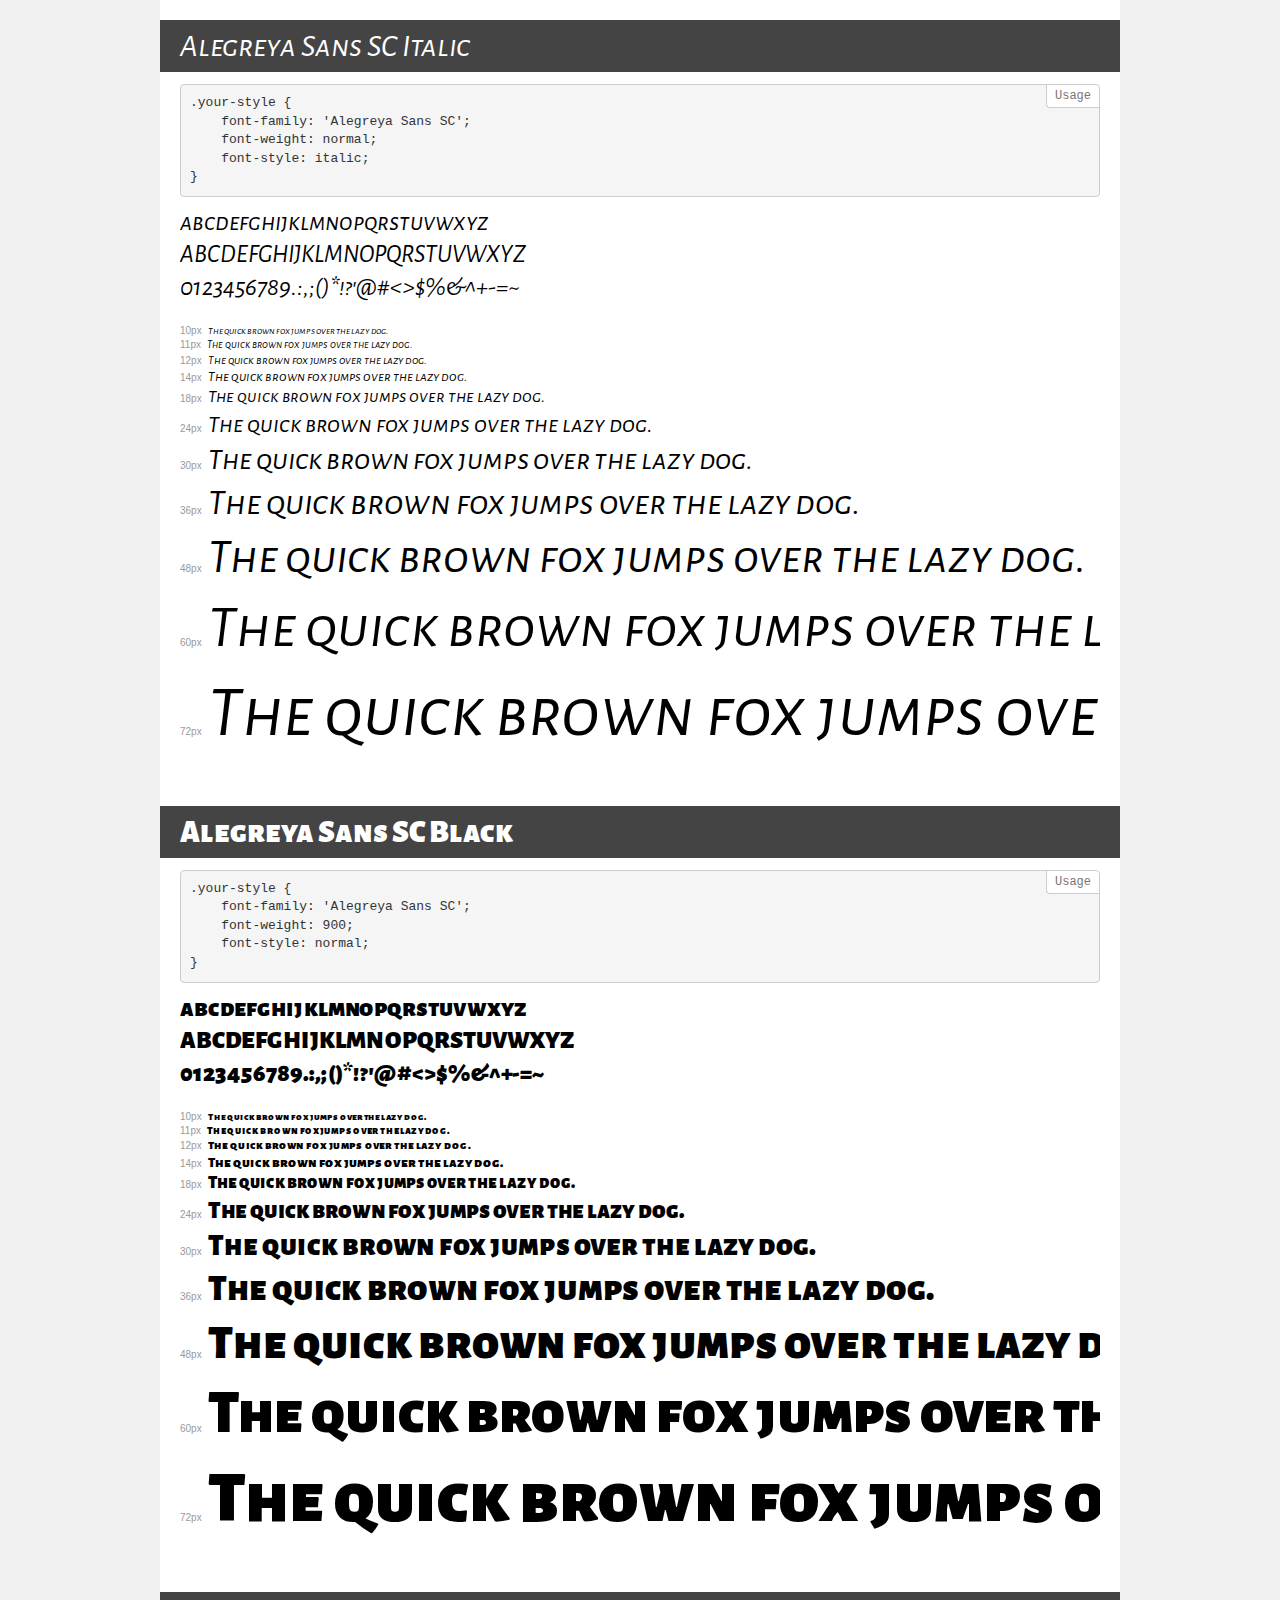
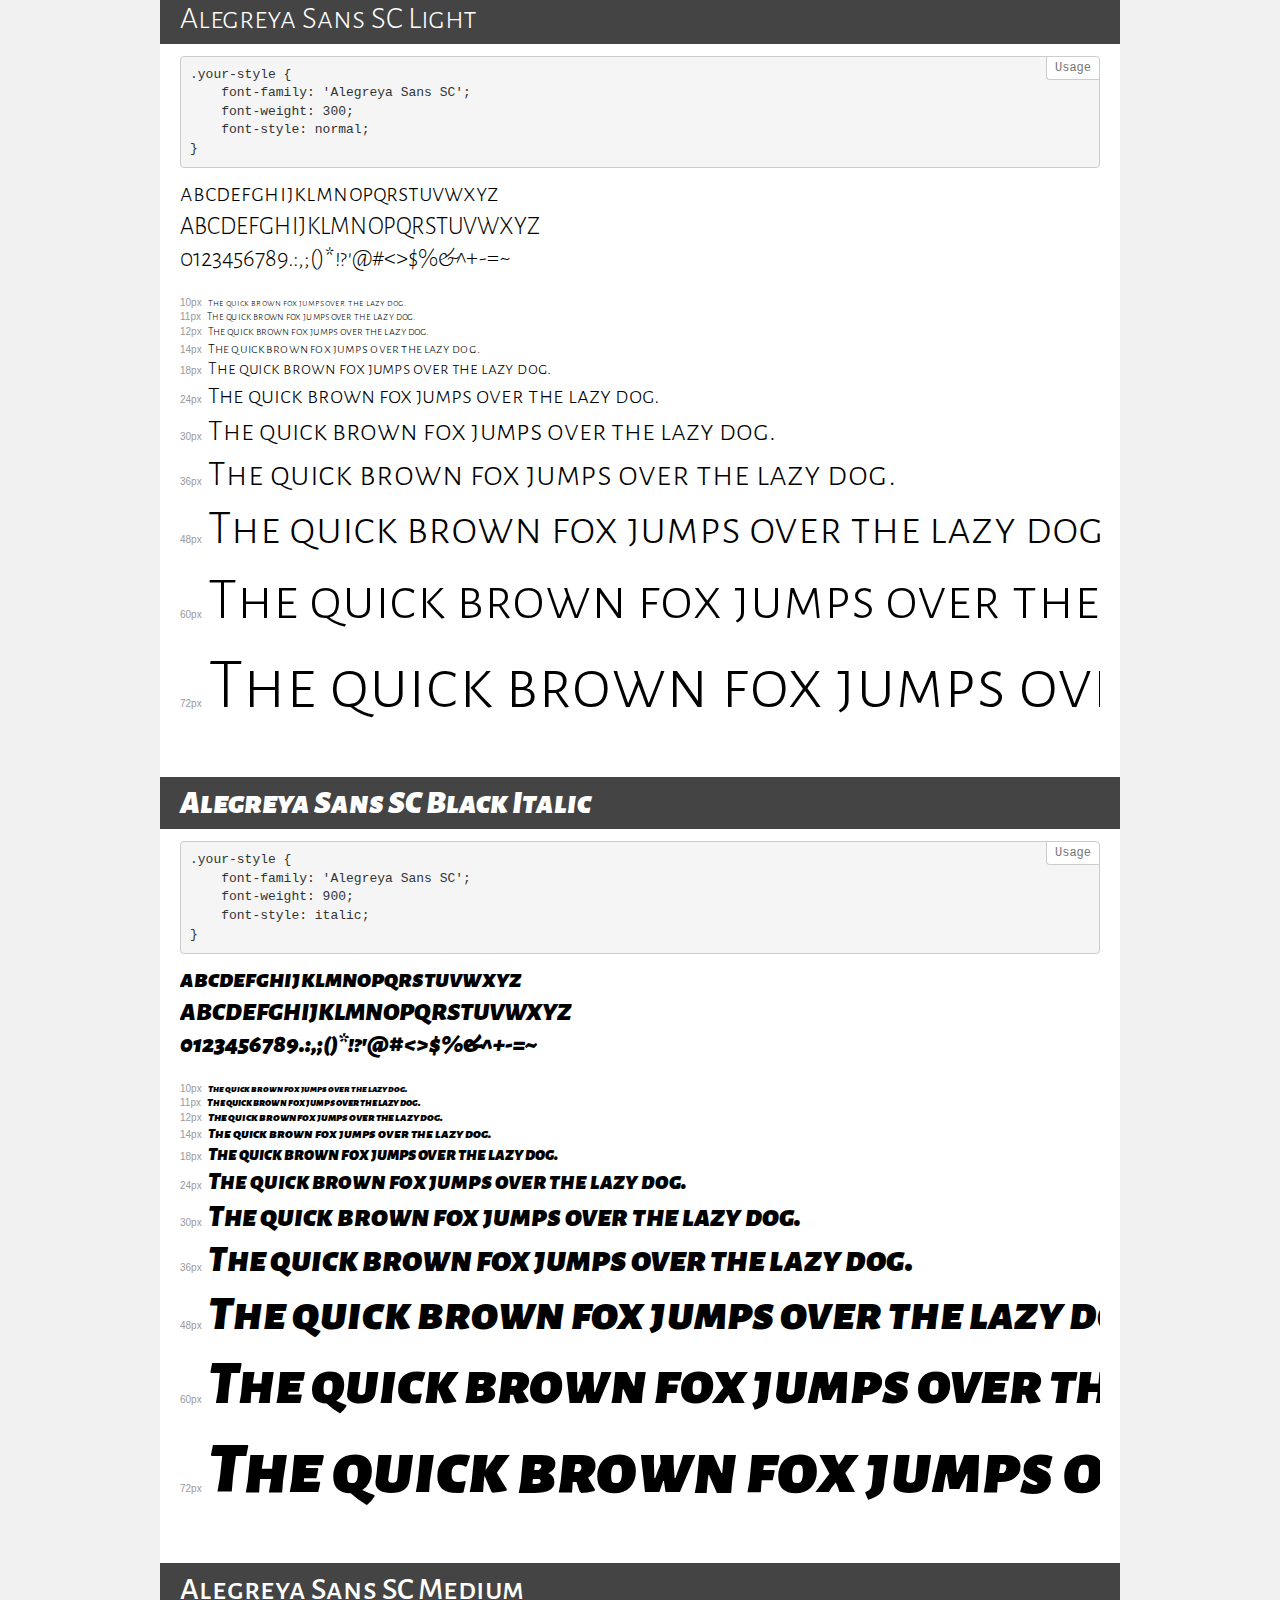
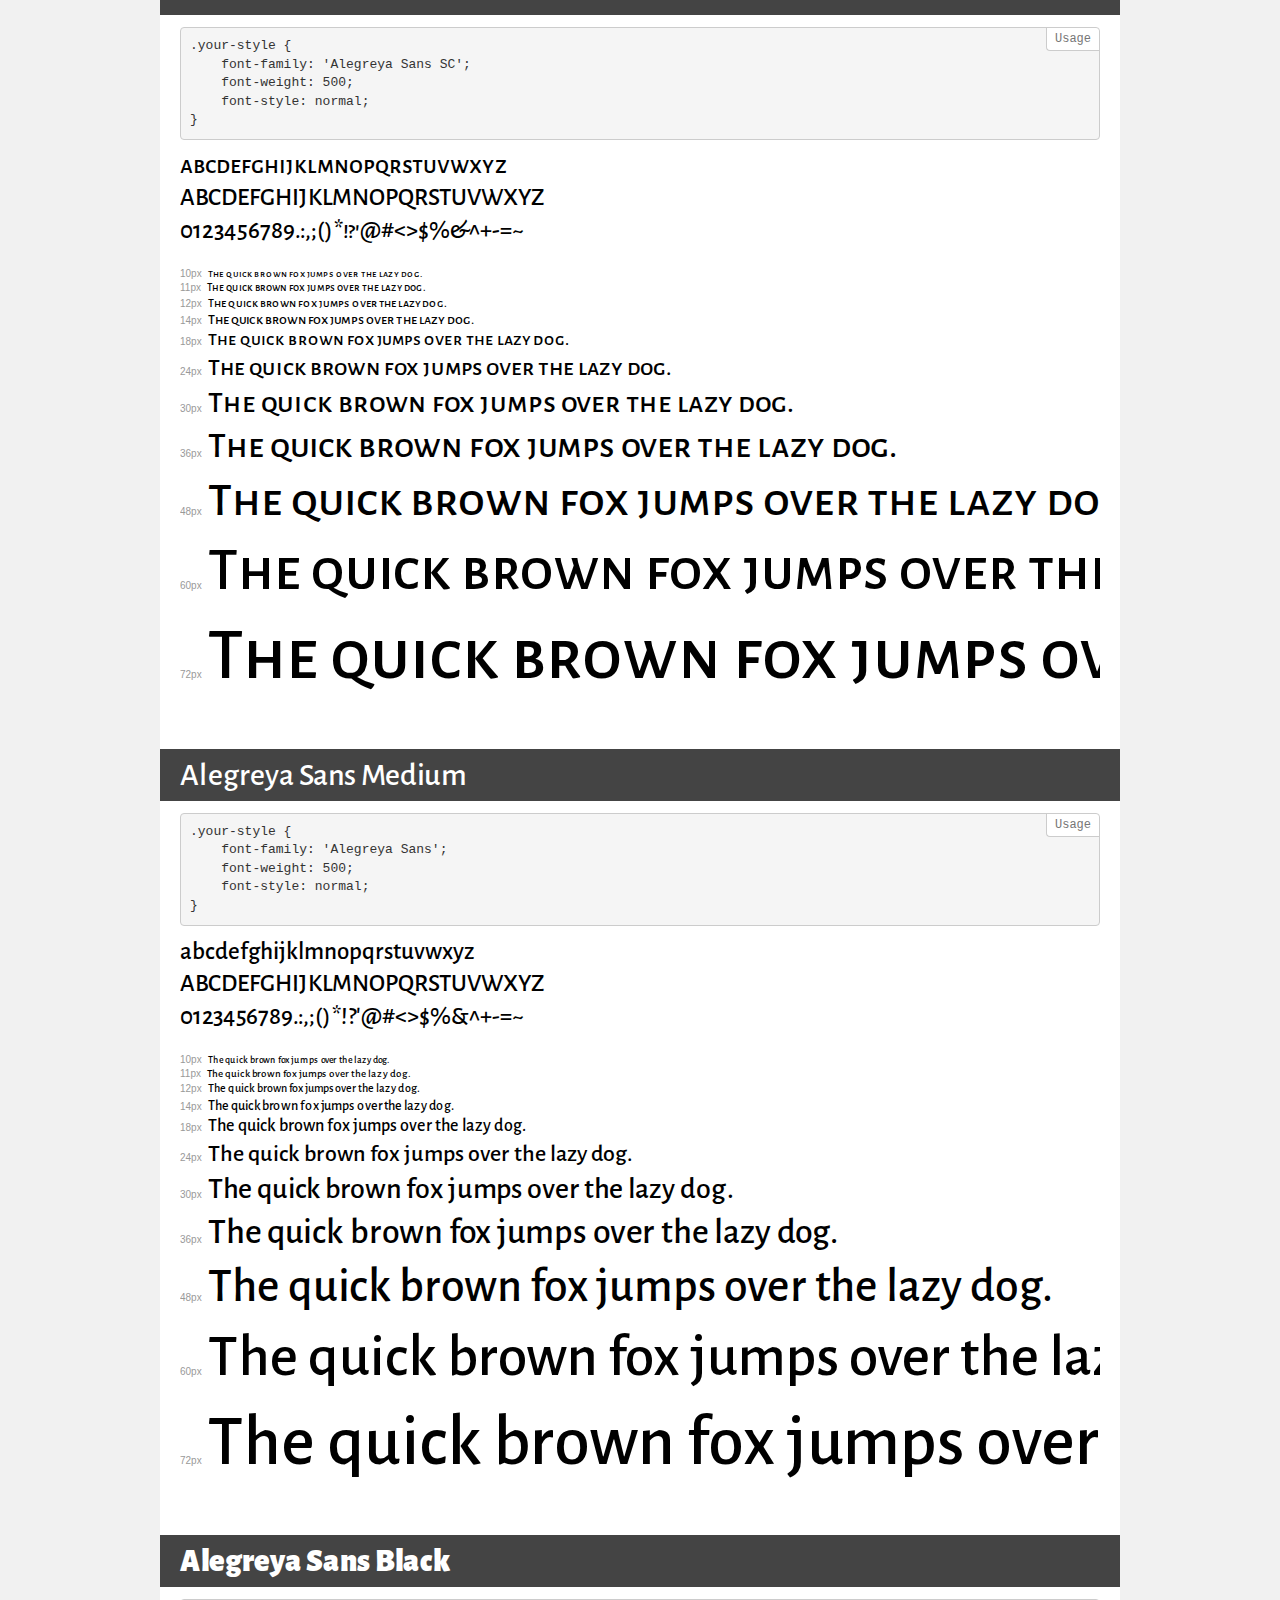
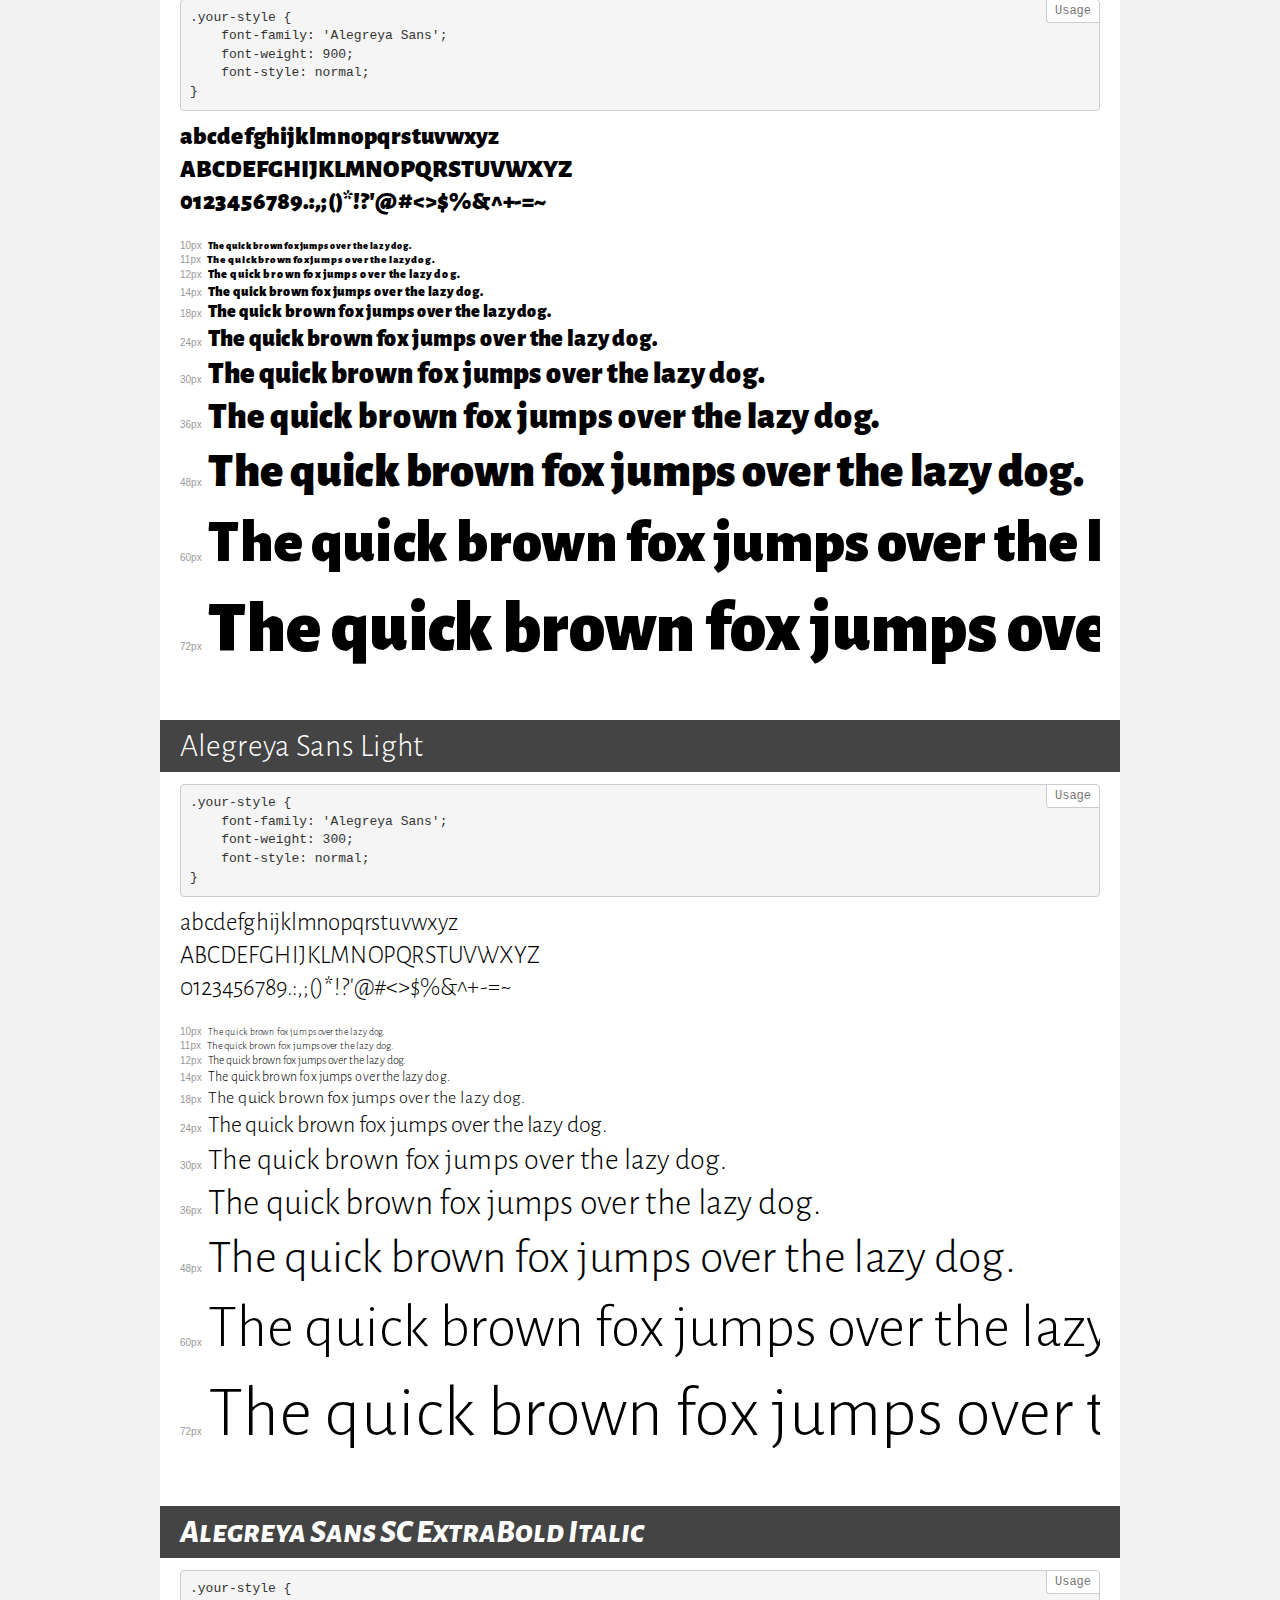
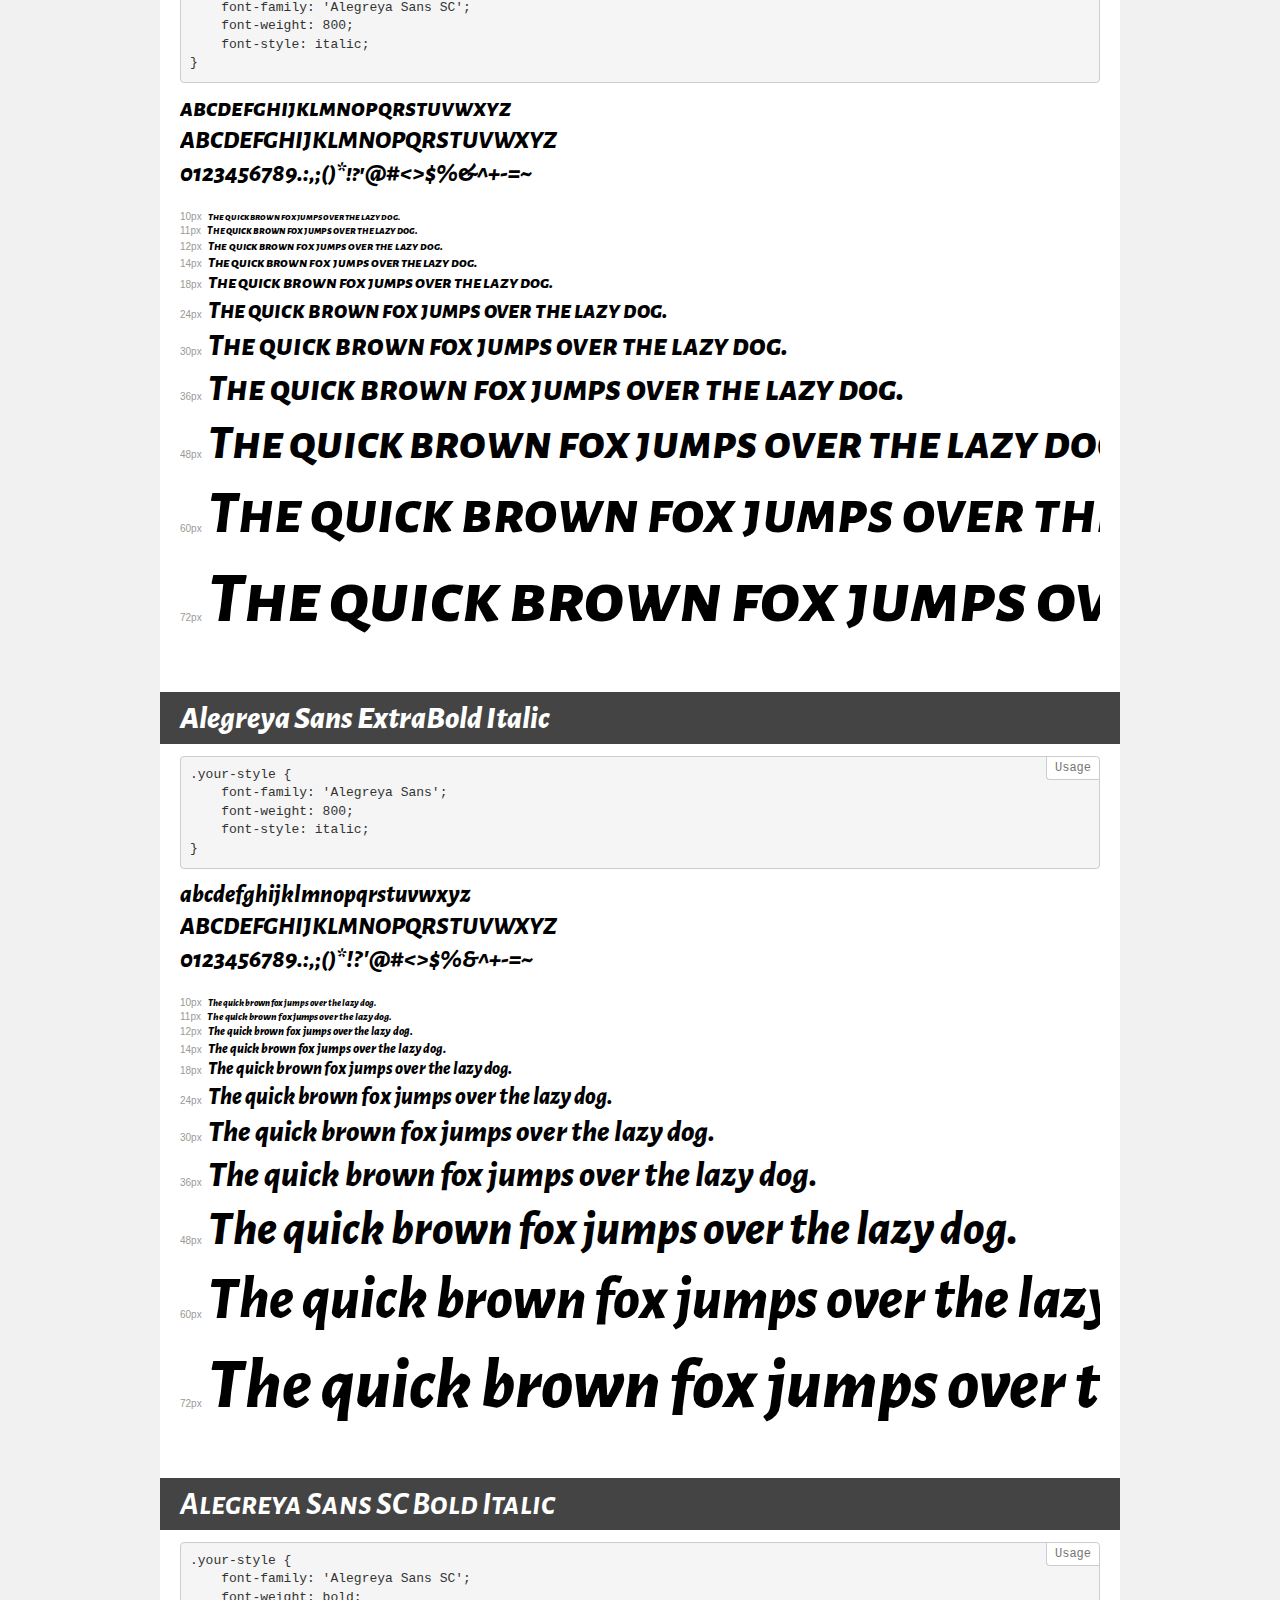
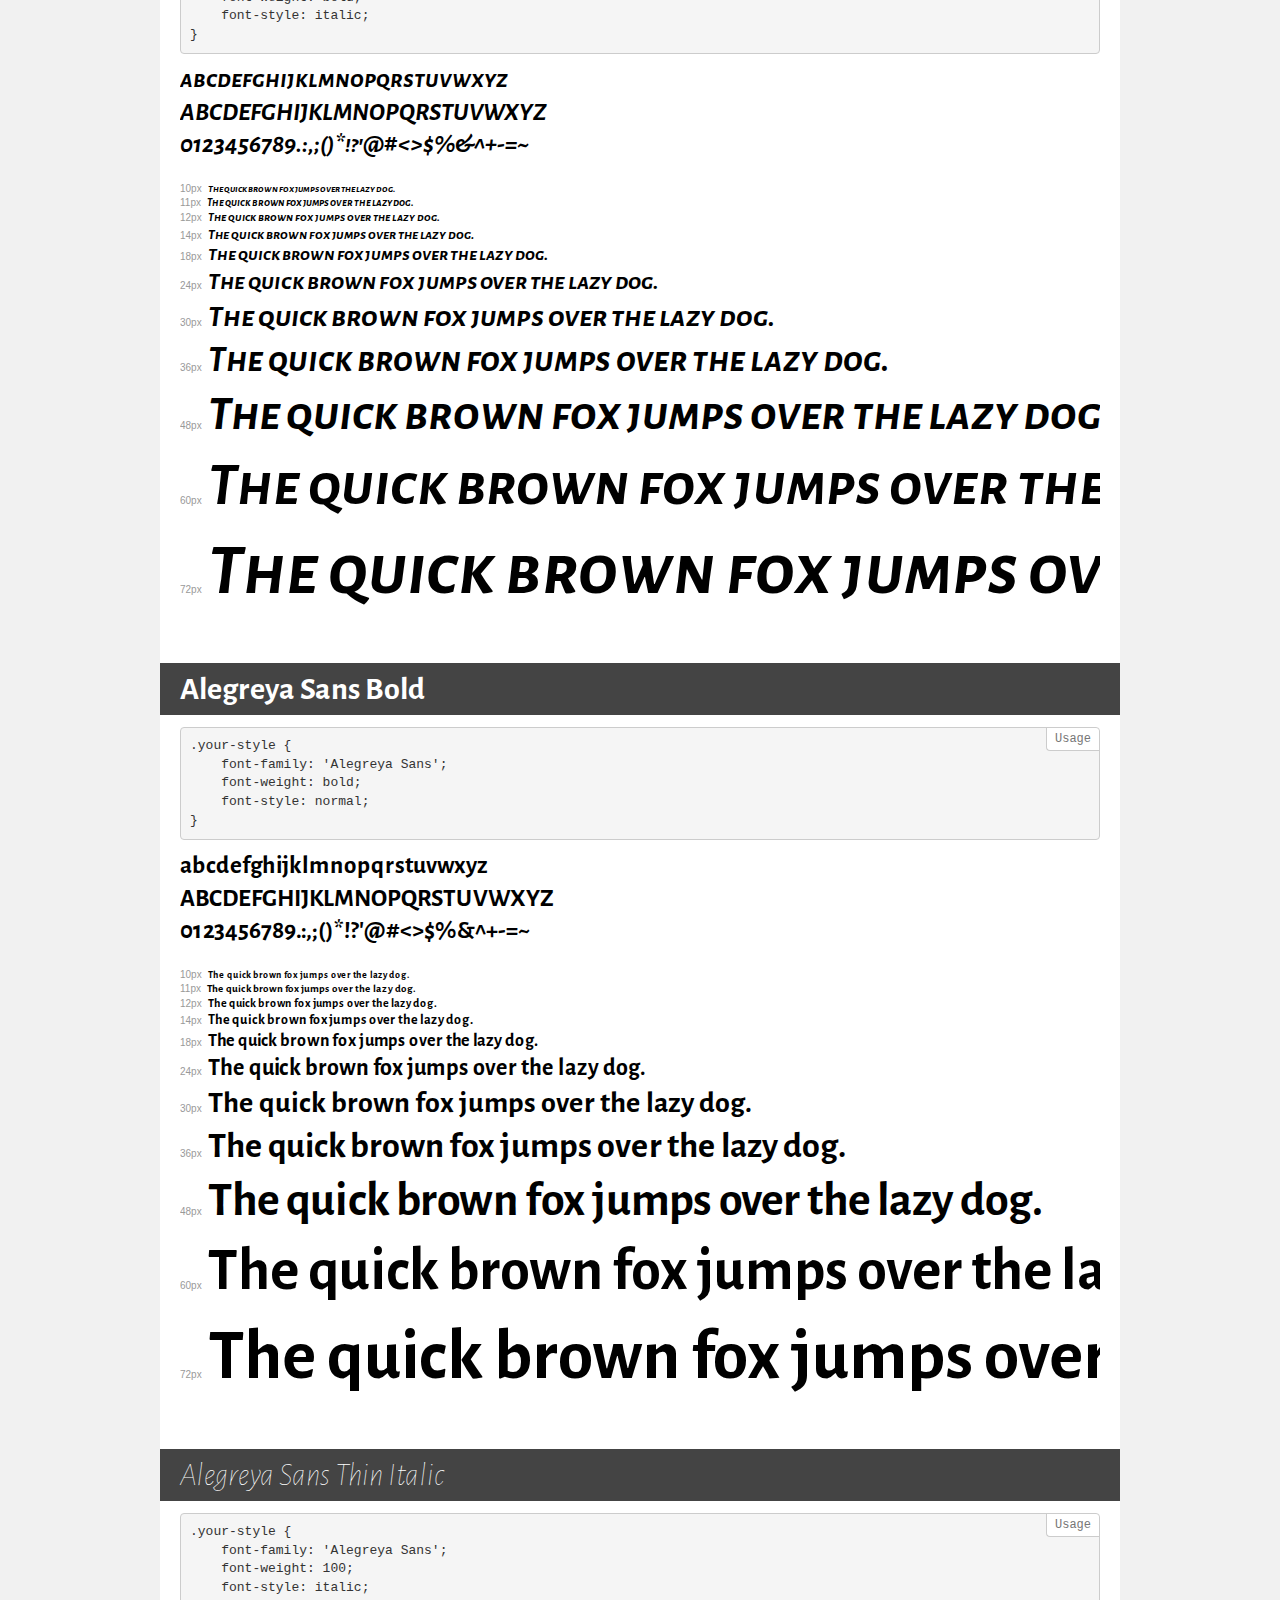
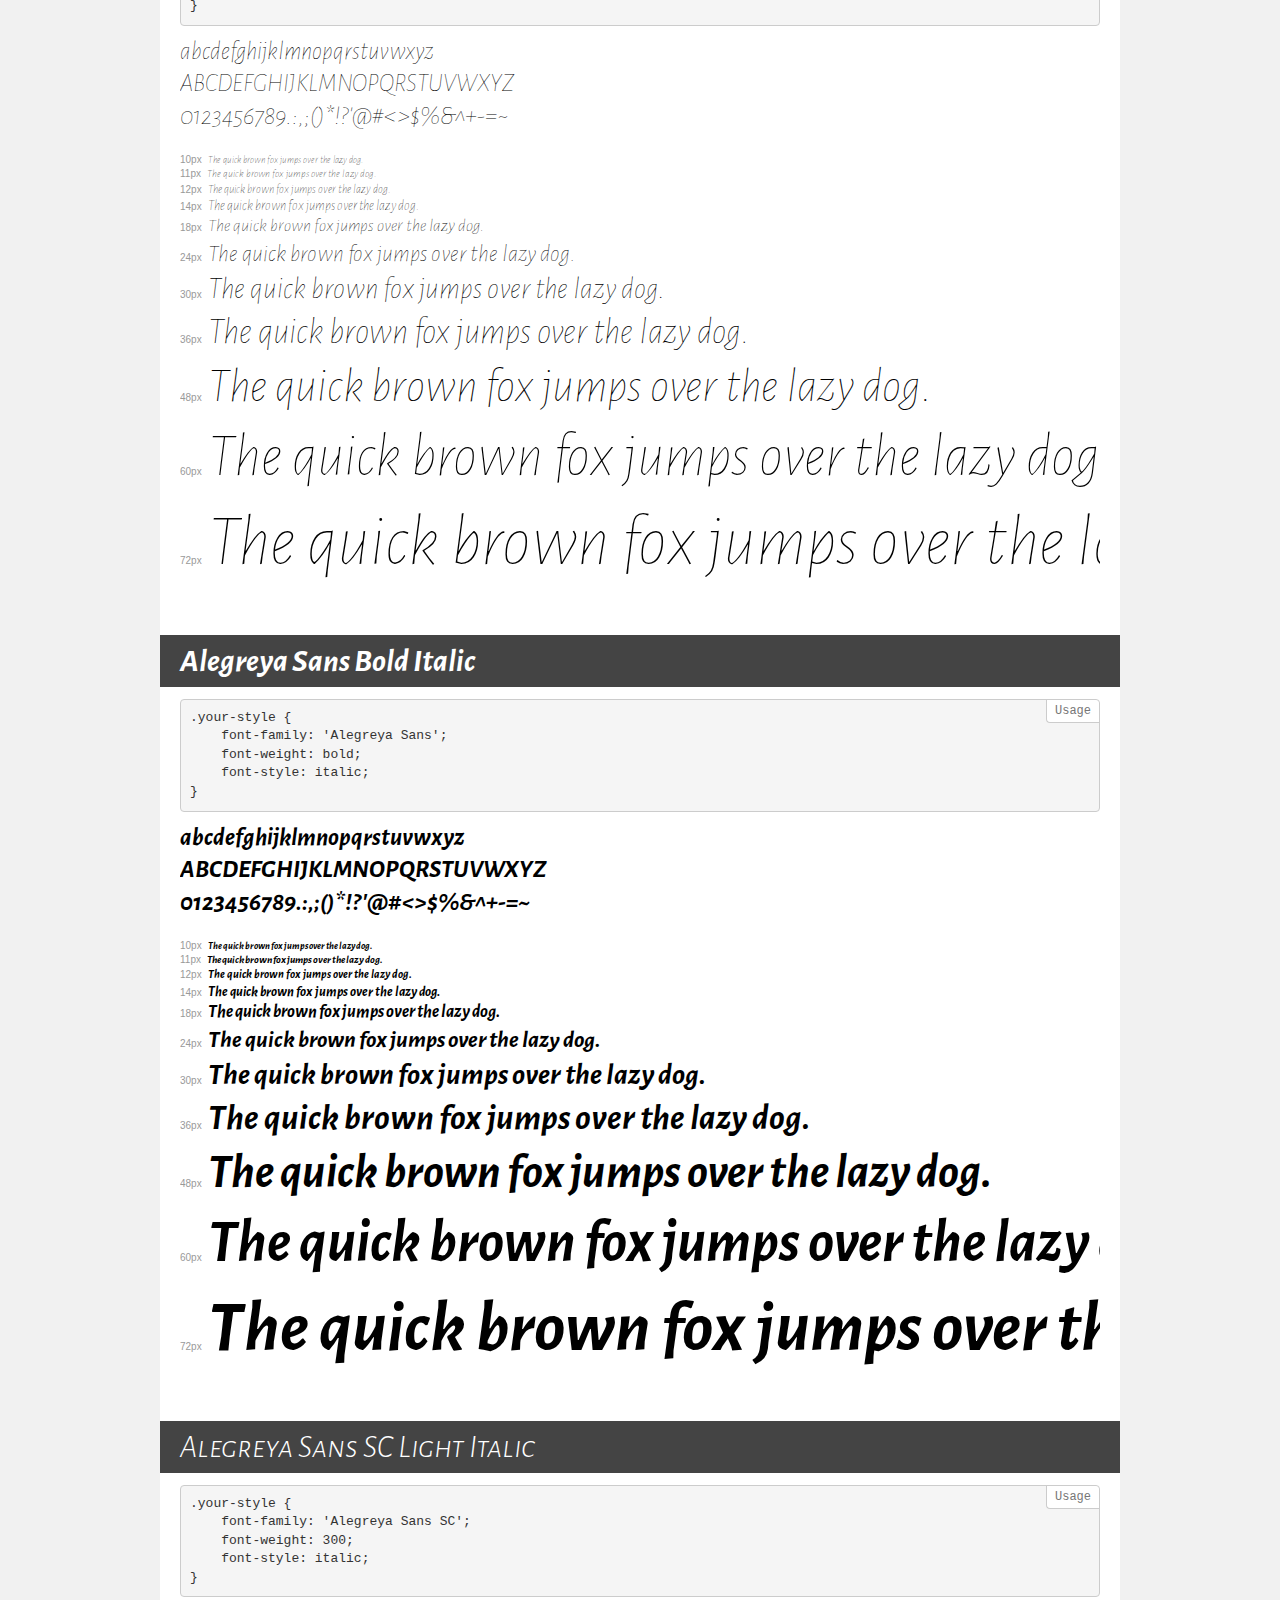
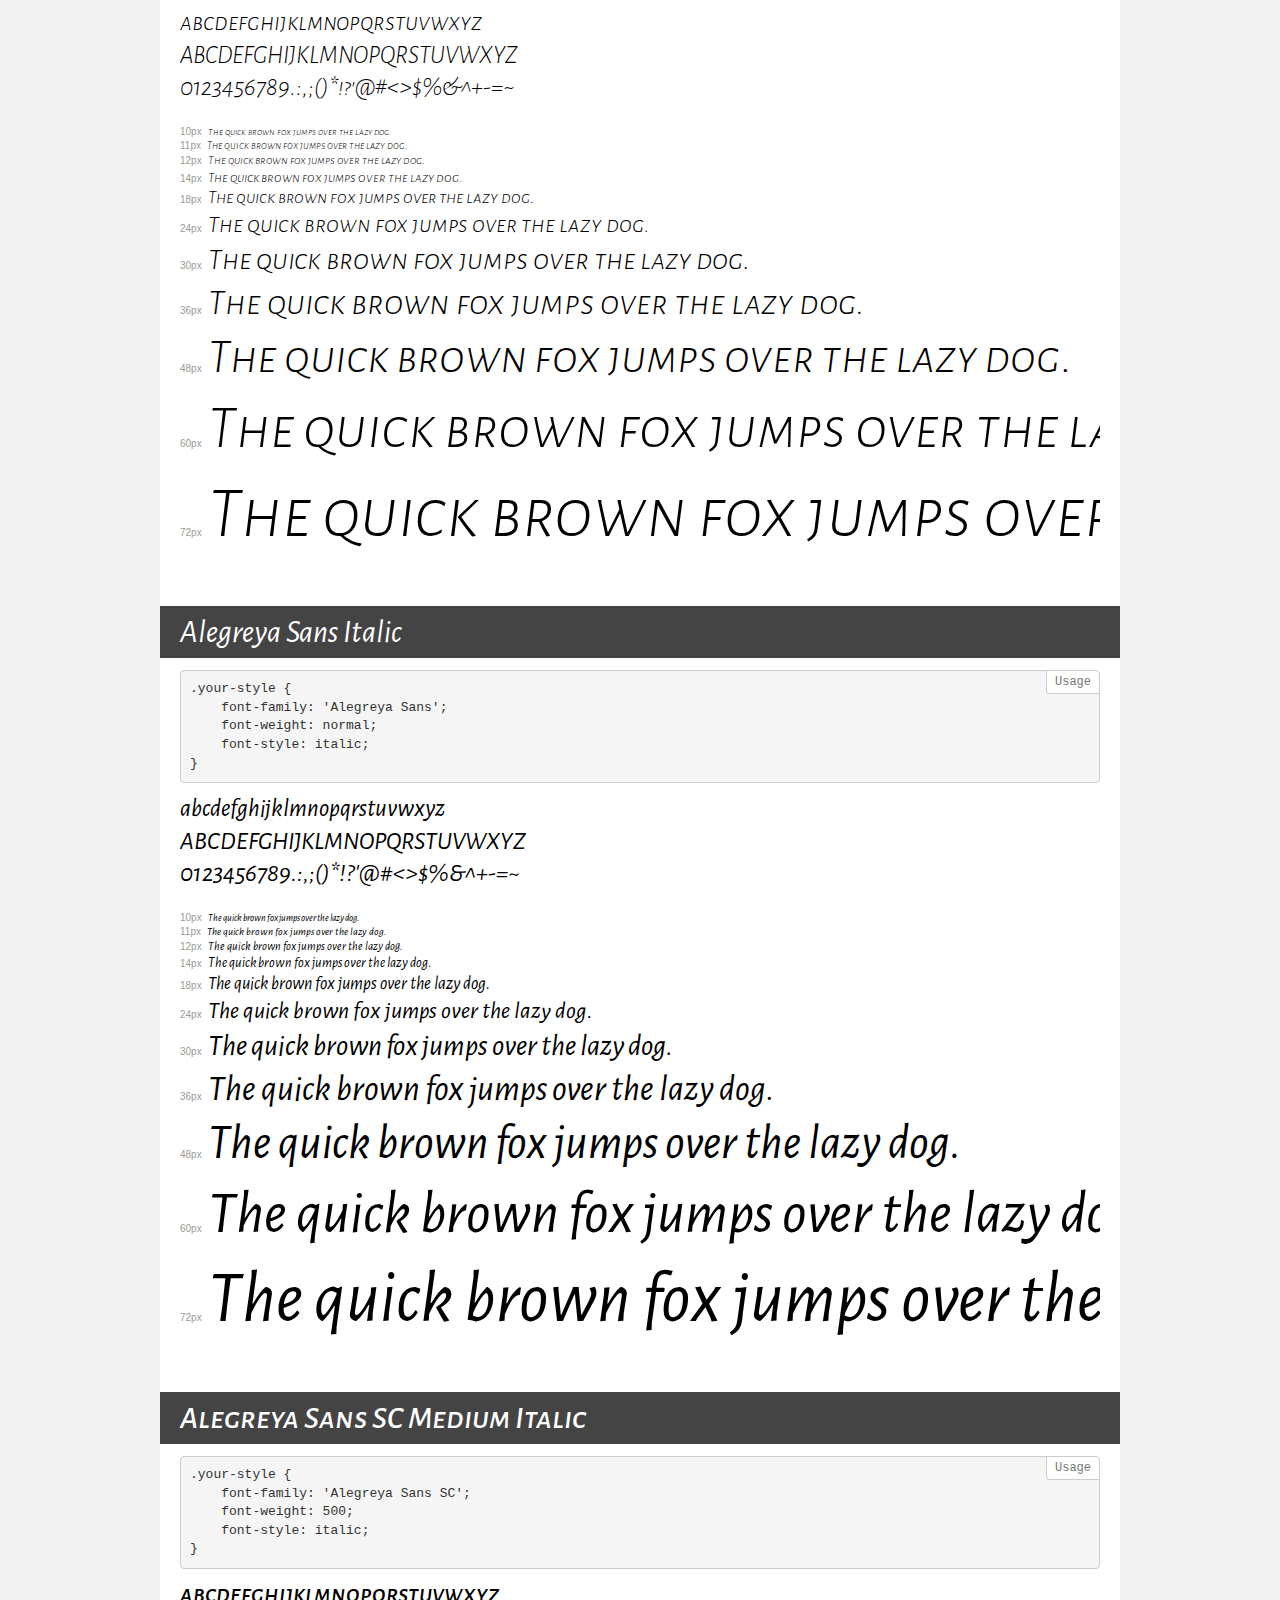
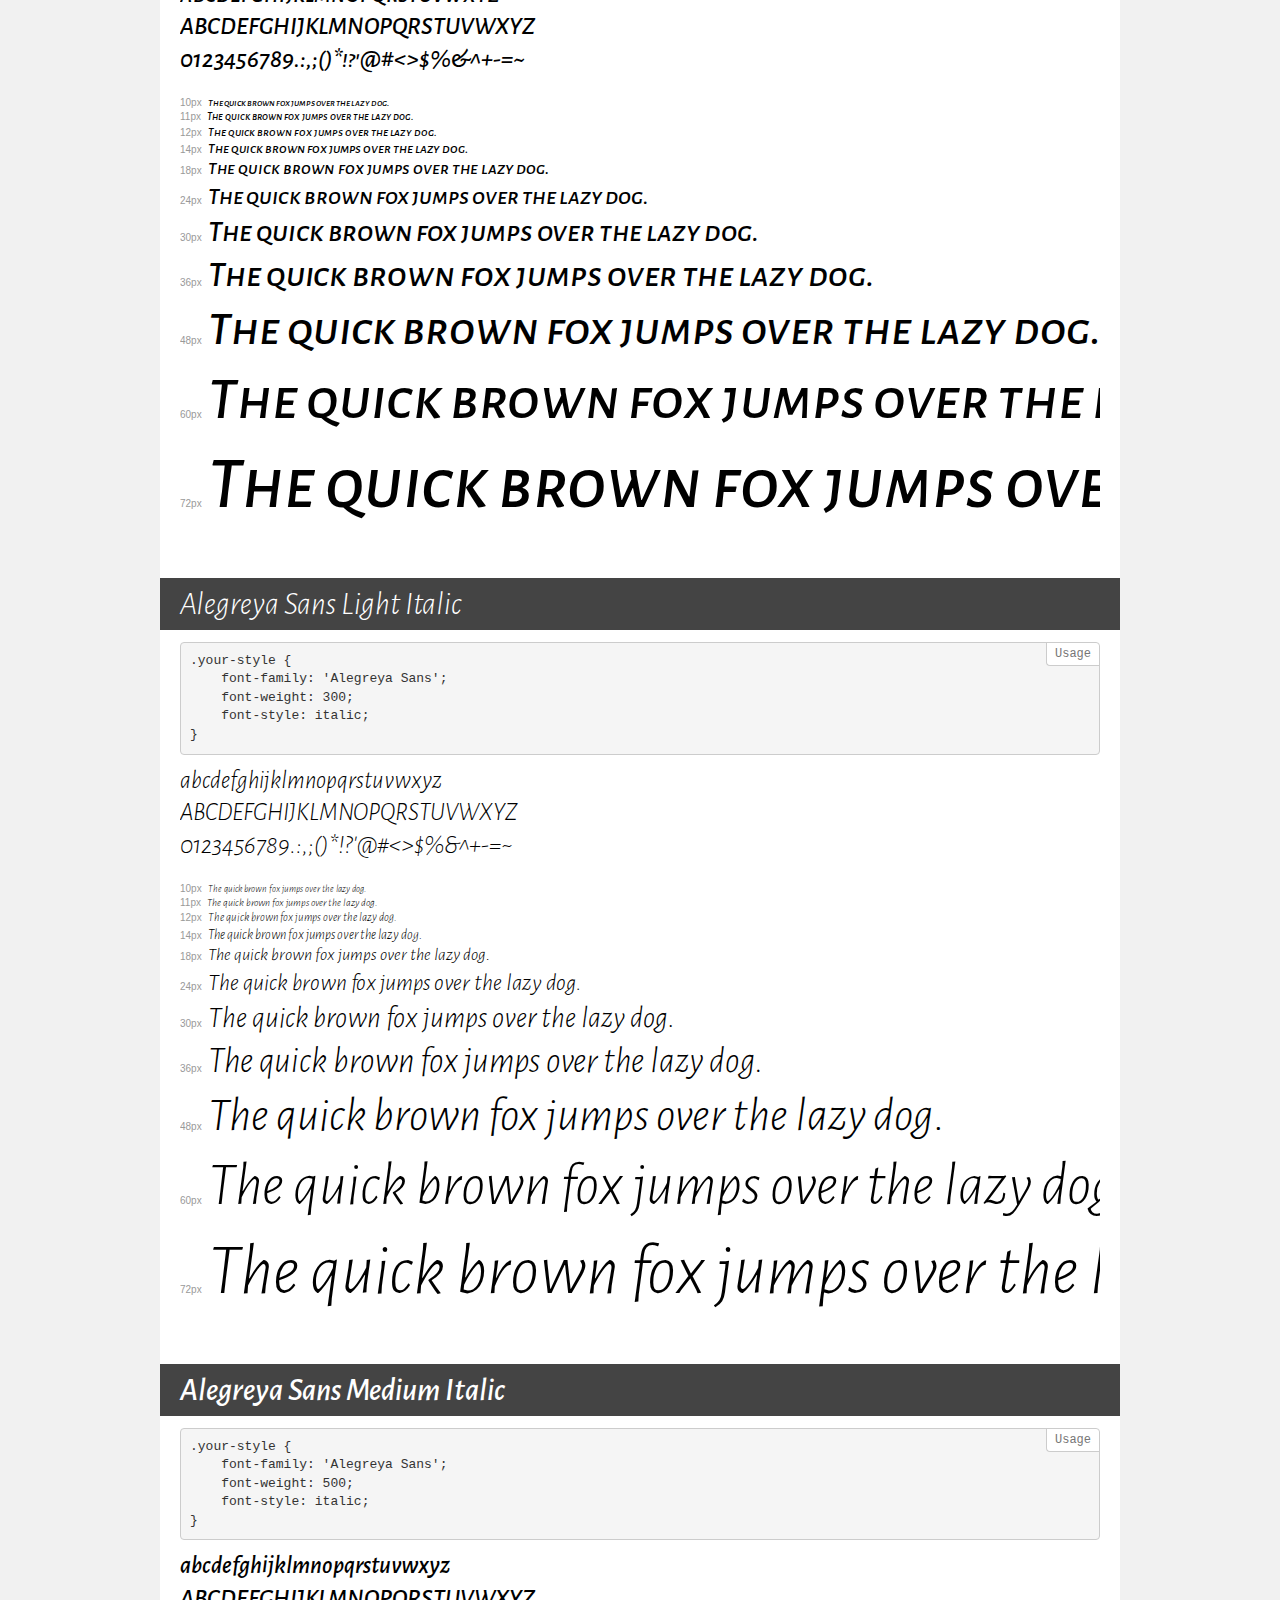
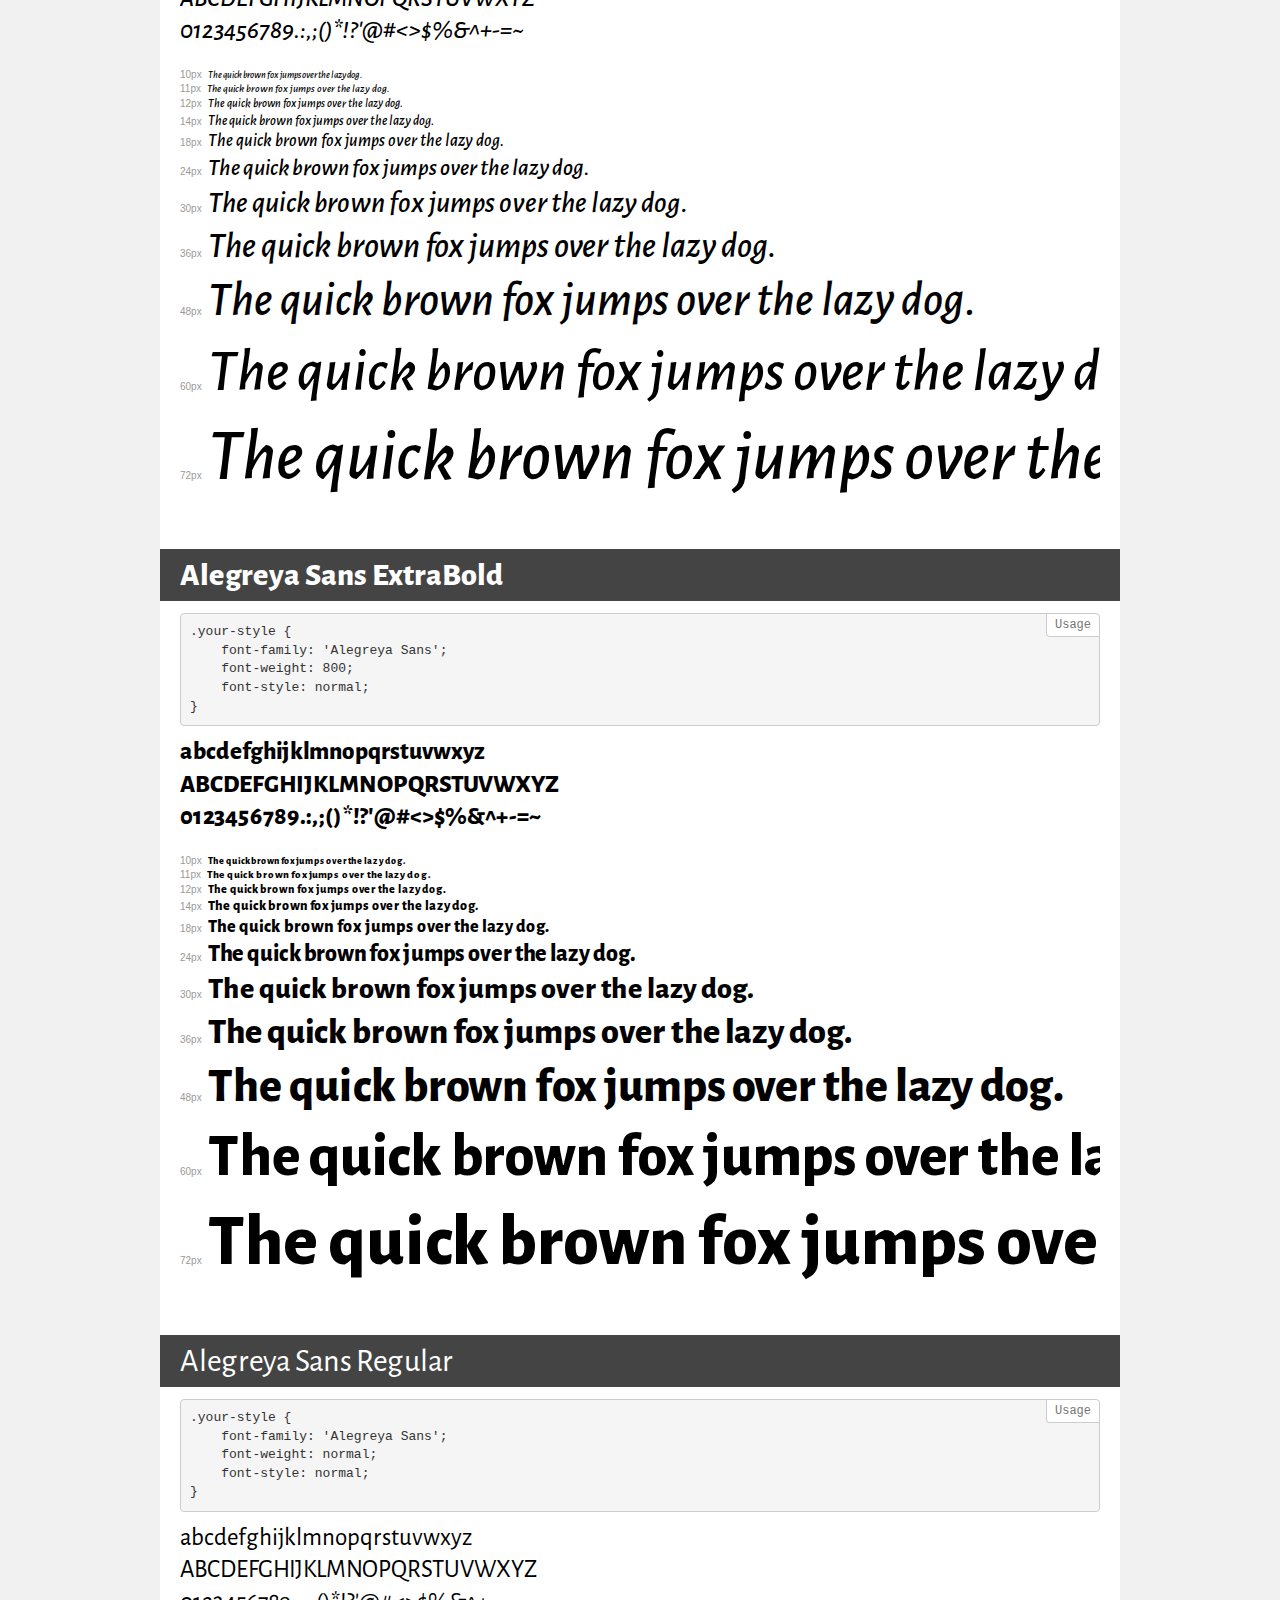
<file: assets/fonts/Alegreya_Sans/demo.html>
<!DOCTYPE html>
<html>
<head>
    <meta charset="utf-8">
    <meta http-equiv="X-UA-Compatible" content="IE=edge">
    <meta name="viewport" content="width=device-width, initial-scale=1">
    <meta name="robots" content="noindex, noarchive">
    <meta name="format-detection" content="telephone=no">
    <title>Transfonter demo</title>
    <link href="stylesheet.css" rel="stylesheet">
    <style>
        /*
        http://meyerweb.com/eric/tools/css/reset/
        v2.0 | 20110126
        License: none (public domain)
        */
        html, body, div, span, applet, object, iframe,
        h1, h2, h3, h4, h5, h6, p, blockquote, pre,
        a, abbr, acronym, address, big, cite, code,
        del, dfn, em, img, ins, kbd, q, s, samp,
        small, strike, strong, sub, sup, tt, var,
        b, u, i, center,
        dl, dt, dd, ol, ul, li,
        fieldset, form, label, legend,
        table, caption, tbody, tfoot, thead, tr, th, td,
        article, aside, canvas, details, embed,
        figure, figcaption, footer, header, hgroup,
        menu, nav, output, ruby, section, summary,
        time, mark, audio, video {
            margin: 0;
            padding: 0;
            border: 0;
            font-size: 100%;
            font: inherit;
            vertical-align: baseline;
        }
        /* HTML5 display-role reset for older browsers */
        article, aside, details, figcaption, figure,
        footer, header, hgroup, menu, nav, section {
            display: block;
        }
        body {
            line-height: 1;
        }
        ol, ul {
            list-style: none;
        }
        blockquote, q {
            quotes: none;
        }
        blockquote:before, blockquote:after,
        q:before, q:after {
            content: '';
            content: none;
        }
        table {
            border-collapse: collapse;
            border-spacing: 0;
        }
        /* common styles */
        body {
            background: #f1f1f1;
            color: #000;
        }
        .page {
            background: #fff;
            width: 920px;
            margin: 0 auto;
            padding: 20px 20px 0 20px;
            overflow: hidden;
        }
        .font-container {
            overflow-x: auto;
            overflow-y: hidden;
            margin-bottom: 40px;
            line-height: 1.3;
            white-space: nowrap;
            padding-bottom: 5px;
        }
        h1 {
            position: relative;
            background: #444;
            font-size: 32px;
            color: #fff;
            padding: 10px 20px;
            margin: 0 -20px 12px -20px;
        }
        .letters {
            font-size: 25px;
            margin-bottom: 20px;
        }
        .s10:before {
            content: '10px';
        }
        .s11:before {
            content: '11px';
        }
        .s12:before {
            content: '12px';
        }
        .s14:before {
            content: '14px';
        }
        .s18:before {
            content: '18px';
        }
        .s24:before {
            content: '24px';
        }
        .s30:before {
            content: '30px';
        }
        .s36:before {
            content: '36px';
        }
        .s48:before {
            content: '48px';
        }
        .s60:before {
            content: '60px';
        }
        .s72:before {
            content: '72px';
        }
        .s10:before, .s11:before, .s12:before, .s14:before,
        .s18:before, .s24:before, .s30:before, .s36:before,
        .s48:before, .s60:before, .s72:before {
            font-family: Arial, sans-serif;
            font-size: 10px;
            font-weight: normal;
            font-style: normal;
            color: #999;
            padding-right: 6px;
        }
        pre {
            display: block;
            position: relative;
            padding: 9px;
            margin: 0 0 10px;
            font-family: Monaco, Menlo, Consolas, "Courier New", monospace !important;
            font-size: 13px;
            line-height: 1.428571429;
            color: #333;
            font-weight: normal !important;
            font-style: normal !important;
            background-color: #f5f5f5;
            border: 1px solid #ccc;
            overflow-x: auto;
            border-radius: 4px;
        }
        pre:after {
            display: block;
            position: absolute;
            right: 0;
            top: 0;
            content: 'Usage';
            line-height: 1;
            padding: 5px 8px;
            font-size: 12px;
            color: #767676;
            background-color: #fff;
            border: 1px solid #ccc;
            border-right: none;
            border-top: none;
            border-radius: 0 4px 0 4px;
            z-index: 10;
        }
        /* responsive */
        @media (max-width: 959px) {
            .page {
                width: auto;
                margin: 0;
            }
        }
    </style>
</head>
<body>
<div class="page">
    <div class="demo" style="font-family: 'Alegreya Sans SC'; font-weight: normal; font-style: italic;">
        <h1>Alegreya Sans SC Italic</h1>
        <pre>.your-style {
    font-family: 'Alegreya Sans SC';
    font-weight: normal;
    font-style: italic;
}</pre>
        <div class="font-container">
            <p class="letters">
                abcdefghijklmnopqrstuvwxyz<br>
ABCDEFGHIJKLMNOPQRSTUVWXYZ<br>
                0123456789.:,;()*!?'@#<>$%&^+-=~
            </p>
            <p class="s10" style="font-size: 10px;">The quick brown fox jumps over the lazy dog.</p>
            <p class="s11" style="font-size: 11px;">The quick brown fox jumps over the lazy dog.</p>
            <p class="s12" style="font-size: 12px;">The quick brown fox jumps over the lazy dog.</p>
            <p class="s14" style="font-size: 14px;">The quick brown fox jumps over the lazy dog.</p>
            <p class="s18" style="font-size: 18px;">The quick brown fox jumps over the lazy dog.</p>
            <p class="s24" style="font-size: 24px;">The quick brown fox jumps over the lazy dog.</p>
            <p class="s30" style="font-size: 30px;">The quick brown fox jumps over the lazy dog.</p>
            <p class="s36" style="font-size: 36px;">The quick brown fox jumps over the lazy dog.</p>
            <p class="s48" style="font-size: 48px;">The quick brown fox jumps over the lazy dog.</p>
            <p class="s60" style="font-size: 60px;">The quick brown fox jumps over the lazy dog.</p>
            <p class="s72" style="font-size: 72px;">The quick brown fox jumps over the lazy dog.</p>
        </div>
    </div>
    <div class="demo" style="font-family: 'Alegreya Sans SC'; font-weight: 900; font-style: normal;">
        <h1>Alegreya Sans SC Black</h1>
        <pre>.your-style {
    font-family: 'Alegreya Sans SC';
    font-weight: 900;
    font-style: normal;
}</pre>
        <div class="font-container">
            <p class="letters">
                abcdefghijklmnopqrstuvwxyz<br>
ABCDEFGHIJKLMNOPQRSTUVWXYZ<br>
                0123456789.:,;()*!?'@#<>$%&^+-=~
            </p>
            <p class="s10" style="font-size: 10px;">The quick brown fox jumps over the lazy dog.</p>
            <p class="s11" style="font-size: 11px;">The quick brown fox jumps over the lazy dog.</p>
            <p class="s12" style="font-size: 12px;">The quick brown fox jumps over the lazy dog.</p>
            <p class="s14" style="font-size: 14px;">The quick brown fox jumps over the lazy dog.</p>
            <p class="s18" style="font-size: 18px;">The quick brown fox jumps over the lazy dog.</p>
            <p class="s24" style="font-size: 24px;">The quick brown fox jumps over the lazy dog.</p>
            <p class="s30" style="font-size: 30px;">The quick brown fox jumps over the lazy dog.</p>
            <p class="s36" style="font-size: 36px;">The quick brown fox jumps over the lazy dog.</p>
            <p class="s48" style="font-size: 48px;">The quick brown fox jumps over the lazy dog.</p>
            <p class="s60" style="font-size: 60px;">The quick brown fox jumps over the lazy dog.</p>
            <p class="s72" style="font-size: 72px;">The quick brown fox jumps over the lazy dog.</p>
        </div>
    </div>
    <div class="demo" style="font-family: 'Alegreya Sans SC'; font-weight: 300; font-style: normal;">
        <h1>Alegreya Sans SC Light</h1>
        <pre>.your-style {
    font-family: 'Alegreya Sans SC';
    font-weight: 300;
    font-style: normal;
}</pre>
        <div class="font-container">
            <p class="letters">
                abcdefghijklmnopqrstuvwxyz<br>
ABCDEFGHIJKLMNOPQRSTUVWXYZ<br>
                0123456789.:,;()*!?'@#<>$%&^+-=~
            </p>
            <p class="s10" style="font-size: 10px;">The quick brown fox jumps over the lazy dog.</p>
            <p class="s11" style="font-size: 11px;">The quick brown fox jumps over the lazy dog.</p>
            <p class="s12" style="font-size: 12px;">The quick brown fox jumps over the lazy dog.</p>
            <p class="s14" style="font-size: 14px;">The quick brown fox jumps over the lazy dog.</p>
            <p class="s18" style="font-size: 18px;">The quick brown fox jumps over the lazy dog.</p>
            <p class="s24" style="font-size: 24px;">The quick brown fox jumps over the lazy dog.</p>
            <p class="s30" style="font-size: 30px;">The quick brown fox jumps over the lazy dog.</p>
            <p class="s36" style="font-size: 36px;">The quick brown fox jumps over the lazy dog.</p>
            <p class="s48" style="font-size: 48px;">The quick brown fox jumps over the lazy dog.</p>
            <p class="s60" style="font-size: 60px;">The quick brown fox jumps over the lazy dog.</p>
            <p class="s72" style="font-size: 72px;">The quick brown fox jumps over the lazy dog.</p>
        </div>
    </div>
    <div class="demo" style="font-family: 'Alegreya Sans SC'; font-weight: 900; font-style: italic;">
        <h1>Alegreya Sans SC Black Italic</h1>
        <pre>.your-style {
    font-family: 'Alegreya Sans SC';
    font-weight: 900;
    font-style: italic;
}</pre>
        <div class="font-container">
            <p class="letters">
                abcdefghijklmnopqrstuvwxyz<br>
ABCDEFGHIJKLMNOPQRSTUVWXYZ<br>
                0123456789.:,;()*!?'@#<>$%&^+-=~
            </p>
            <p class="s10" style="font-size: 10px;">The quick brown fox jumps over the lazy dog.</p>
            <p class="s11" style="font-size: 11px;">The quick brown fox jumps over the lazy dog.</p>
            <p class="s12" style="font-size: 12px;">The quick brown fox jumps over the lazy dog.</p>
            <p class="s14" style="font-size: 14px;">The quick brown fox jumps over the lazy dog.</p>
            <p class="s18" style="font-size: 18px;">The quick brown fox jumps over the lazy dog.</p>
            <p class="s24" style="font-size: 24px;">The quick brown fox jumps over the lazy dog.</p>
            <p class="s30" style="font-size: 30px;">The quick brown fox jumps over the lazy dog.</p>
            <p class="s36" style="font-size: 36px;">The quick brown fox jumps over the lazy dog.</p>
            <p class="s48" style="font-size: 48px;">The quick brown fox jumps over the lazy dog.</p>
            <p class="s60" style="font-size: 60px;">The quick brown fox jumps over the lazy dog.</p>
            <p class="s72" style="font-size: 72px;">The quick brown fox jumps over the lazy dog.</p>
        </div>
    </div>
    <div class="demo" style="font-family: 'Alegreya Sans SC'; font-weight: 500; font-style: normal;">
        <h1>Alegreya Sans SC Medium</h1>
        <pre>.your-style {
    font-family: 'Alegreya Sans SC';
    font-weight: 500;
    font-style: normal;
}</pre>
        <div class="font-container">
            <p class="letters">
                abcdefghijklmnopqrstuvwxyz<br>
ABCDEFGHIJKLMNOPQRSTUVWXYZ<br>
                0123456789.:,;()*!?'@#<>$%&^+-=~
            </p>
            <p class="s10" style="font-size: 10px;">The quick brown fox jumps over the lazy dog.</p>
            <p class="s11" style="font-size: 11px;">The quick brown fox jumps over the lazy dog.</p>
            <p class="s12" style="font-size: 12px;">The quick brown fox jumps over the lazy dog.</p>
            <p class="s14" style="font-size: 14px;">The quick brown fox jumps over the lazy dog.</p>
            <p class="s18" style="font-size: 18px;">The quick brown fox jumps over the lazy dog.</p>
            <p class="s24" style="font-size: 24px;">The quick brown fox jumps over the lazy dog.</p>
            <p class="s30" style="font-size: 30px;">The quick brown fox jumps over the lazy dog.</p>
            <p class="s36" style="font-size: 36px;">The quick brown fox jumps over the lazy dog.</p>
            <p class="s48" style="font-size: 48px;">The quick brown fox jumps over the lazy dog.</p>
            <p class="s60" style="font-size: 60px;">The quick brown fox jumps over the lazy dog.</p>
            <p class="s72" style="font-size: 72px;">The quick brown fox jumps over the lazy dog.</p>
        </div>
    </div>
    <div class="demo" style="font-family: 'Alegreya Sans'; font-weight: 500; font-style: normal;">
        <h1>Alegreya Sans Medium</h1>
        <pre>.your-style {
    font-family: 'Alegreya Sans';
    font-weight: 500;
    font-style: normal;
}</pre>
        <div class="font-container">
            <p class="letters">
                abcdefghijklmnopqrstuvwxyz<br>
ABCDEFGHIJKLMNOPQRSTUVWXYZ<br>
                0123456789.:,;()*!?'@#<>$%&^+-=~
            </p>
            <p class="s10" style="font-size: 10px;">The quick brown fox jumps over the lazy dog.</p>
            <p class="s11" style="font-size: 11px;">The quick brown fox jumps over the lazy dog.</p>
            <p class="s12" style="font-size: 12px;">The quick brown fox jumps over the lazy dog.</p>
            <p class="s14" style="font-size: 14px;">The quick brown fox jumps over the lazy dog.</p>
            <p class="s18" style="font-size: 18px;">The quick brown fox jumps over the lazy dog.</p>
            <p class="s24" style="font-size: 24px;">The quick brown fox jumps over the lazy dog.</p>
            <p class="s30" style="font-size: 30px;">The quick brown fox jumps over the lazy dog.</p>
            <p class="s36" style="font-size: 36px;">The quick brown fox jumps over the lazy dog.</p>
            <p class="s48" style="font-size: 48px;">The quick brown fox jumps over the lazy dog.</p>
            <p class="s60" style="font-size: 60px;">The quick brown fox jumps over the lazy dog.</p>
            <p class="s72" style="font-size: 72px;">The quick brown fox jumps over the lazy dog.</p>
        </div>
    </div>
    <div class="demo" style="font-family: 'Alegreya Sans'; font-weight: 900; font-style: normal;">
        <h1>Alegreya Sans Black</h1>
        <pre>.your-style {
    font-family: 'Alegreya Sans';
    font-weight: 900;
    font-style: normal;
}</pre>
        <div class="font-container">
            <p class="letters">
                abcdefghijklmnopqrstuvwxyz<br>
ABCDEFGHIJKLMNOPQRSTUVWXYZ<br>
                0123456789.:,;()*!?'@#<>$%&^+-=~
            </p>
            <p class="s10" style="font-size: 10px;">The quick brown fox jumps over the lazy dog.</p>
            <p class="s11" style="font-size: 11px;">The quick brown fox jumps over the lazy dog.</p>
            <p class="s12" style="font-size: 12px;">The quick brown fox jumps over the lazy dog.</p>
            <p class="s14" style="font-size: 14px;">The quick brown fox jumps over the lazy dog.</p>
            <p class="s18" style="font-size: 18px;">The quick brown fox jumps over the lazy dog.</p>
            <p class="s24" style="font-size: 24px;">The quick brown fox jumps over the lazy dog.</p>
            <p class="s30" style="font-size: 30px;">The quick brown fox jumps over the lazy dog.</p>
            <p class="s36" style="font-size: 36px;">The quick brown fox jumps over the lazy dog.</p>
            <p class="s48" style="font-size: 48px;">The quick brown fox jumps over the lazy dog.</p>
            <p class="s60" style="font-size: 60px;">The quick brown fox jumps over the lazy dog.</p>
            <p class="s72" style="font-size: 72px;">The quick brown fox jumps over the lazy dog.</p>
        </div>
    </div>
    <div class="demo" style="font-family: 'Alegreya Sans'; font-weight: 300; font-style: normal;">
        <h1>Alegreya Sans Light</h1>
        <pre>.your-style {
    font-family: 'Alegreya Sans';
    font-weight: 300;
    font-style: normal;
}</pre>
        <div class="font-container">
            <p class="letters">
                abcdefghijklmnopqrstuvwxyz<br>
ABCDEFGHIJKLMNOPQRSTUVWXYZ<br>
                0123456789.:,;()*!?'@#<>$%&^+-=~
            </p>
            <p class="s10" style="font-size: 10px;">The quick brown fox jumps over the lazy dog.</p>
            <p class="s11" style="font-size: 11px;">The quick brown fox jumps over the lazy dog.</p>
            <p class="s12" style="font-size: 12px;">The quick brown fox jumps over the lazy dog.</p>
            <p class="s14" style="font-size: 14px;">The quick brown fox jumps over the lazy dog.</p>
            <p class="s18" style="font-size: 18px;">The quick brown fox jumps over the lazy dog.</p>
            <p class="s24" style="font-size: 24px;">The quick brown fox jumps over the lazy dog.</p>
            <p class="s30" style="font-size: 30px;">The quick brown fox jumps over the lazy dog.</p>
            <p class="s36" style="font-size: 36px;">The quick brown fox jumps over the lazy dog.</p>
            <p class="s48" style="font-size: 48px;">The quick brown fox jumps over the lazy dog.</p>
            <p class="s60" style="font-size: 60px;">The quick brown fox jumps over the lazy dog.</p>
            <p class="s72" style="font-size: 72px;">The quick brown fox jumps over the lazy dog.</p>
        </div>
    </div>
    <div class="demo" style="font-family: 'Alegreya Sans SC'; font-weight: 800; font-style: italic;">
        <h1>Alegreya Sans SC ExtraBold Italic</h1>
        <pre>.your-style {
    font-family: 'Alegreya Sans SC';
    font-weight: 800;
    font-style: italic;
}</pre>
        <div class="font-container">
            <p class="letters">
                abcdefghijklmnopqrstuvwxyz<br>
ABCDEFGHIJKLMNOPQRSTUVWXYZ<br>
                0123456789.:,;()*!?'@#<>$%&^+-=~
            </p>
            <p class="s10" style="font-size: 10px;">The quick brown fox jumps over the lazy dog.</p>
            <p class="s11" style="font-size: 11px;">The quick brown fox jumps over the lazy dog.</p>
            <p class="s12" style="font-size: 12px;">The quick brown fox jumps over the lazy dog.</p>
            <p class="s14" style="font-size: 14px;">The quick brown fox jumps over the lazy dog.</p>
            <p class="s18" style="font-size: 18px;">The quick brown fox jumps over the lazy dog.</p>
            <p class="s24" style="font-size: 24px;">The quick brown fox jumps over the lazy dog.</p>
            <p class="s30" style="font-size: 30px;">The quick brown fox jumps over the lazy dog.</p>
            <p class="s36" style="font-size: 36px;">The quick brown fox jumps over the lazy dog.</p>
            <p class="s48" style="font-size: 48px;">The quick brown fox jumps over the lazy dog.</p>
            <p class="s60" style="font-size: 60px;">The quick brown fox jumps over the lazy dog.</p>
            <p class="s72" style="font-size: 72px;">The quick brown fox jumps over the lazy dog.</p>
        </div>
    </div>
    <div class="demo" style="font-family: 'Alegreya Sans'; font-weight: 800; font-style: italic;">
        <h1>Alegreya Sans ExtraBold Italic</h1>
        <pre>.your-style {
    font-family: 'Alegreya Sans';
    font-weight: 800;
    font-style: italic;
}</pre>
        <div class="font-container">
            <p class="letters">
                abcdefghijklmnopqrstuvwxyz<br>
ABCDEFGHIJKLMNOPQRSTUVWXYZ<br>
                0123456789.:,;()*!?'@#<>$%&^+-=~
            </p>
            <p class="s10" style="font-size: 10px;">The quick brown fox jumps over the lazy dog.</p>
            <p class="s11" style="font-size: 11px;">The quick brown fox jumps over the lazy dog.</p>
            <p class="s12" style="font-size: 12px;">The quick brown fox jumps over the lazy dog.</p>
            <p class="s14" style="font-size: 14px;">The quick brown fox jumps over the lazy dog.</p>
            <p class="s18" style="font-size: 18px;">The quick brown fox jumps over the lazy dog.</p>
            <p class="s24" style="font-size: 24px;">The quick brown fox jumps over the lazy dog.</p>
            <p class="s30" style="font-size: 30px;">The quick brown fox jumps over the lazy dog.</p>
            <p class="s36" style="font-size: 36px;">The quick brown fox jumps over the lazy dog.</p>
            <p class="s48" style="font-size: 48px;">The quick brown fox jumps over the lazy dog.</p>
            <p class="s60" style="font-size: 60px;">The quick brown fox jumps over the lazy dog.</p>
            <p class="s72" style="font-size: 72px;">The quick brown fox jumps over the lazy dog.</p>
        </div>
    </div>
    <div class="demo" style="font-family: 'Alegreya Sans SC'; font-weight: bold; font-style: italic;">
        <h1>Alegreya Sans SC Bold Italic</h1>
        <pre>.your-style {
    font-family: 'Alegreya Sans SC';
    font-weight: bold;
    font-style: italic;
}</pre>
        <div class="font-container">
            <p class="letters">
                abcdefghijklmnopqrstuvwxyz<br>
ABCDEFGHIJKLMNOPQRSTUVWXYZ<br>
                0123456789.:,;()*!?'@#<>$%&^+-=~
            </p>
            <p class="s10" style="font-size: 10px;">The quick brown fox jumps over the lazy dog.</p>
            <p class="s11" style="font-size: 11px;">The quick brown fox jumps over the lazy dog.</p>
            <p class="s12" style="font-size: 12px;">The quick brown fox jumps over the lazy dog.</p>
            <p class="s14" style="font-size: 14px;">The quick brown fox jumps over the lazy dog.</p>
            <p class="s18" style="font-size: 18px;">The quick brown fox jumps over the lazy dog.</p>
            <p class="s24" style="font-size: 24px;">The quick brown fox jumps over the lazy dog.</p>
            <p class="s30" style="font-size: 30px;">The quick brown fox jumps over the lazy dog.</p>
            <p class="s36" style="font-size: 36px;">The quick brown fox jumps over the lazy dog.</p>
            <p class="s48" style="font-size: 48px;">The quick brown fox jumps over the lazy dog.</p>
            <p class="s60" style="font-size: 60px;">The quick brown fox jumps over the lazy dog.</p>
            <p class="s72" style="font-size: 72px;">The quick brown fox jumps over the lazy dog.</p>
        </div>
    </div>
    <div class="demo" style="font-family: 'Alegreya Sans'; font-weight: bold; font-style: normal;">
        <h1>Alegreya Sans Bold</h1>
        <pre>.your-style {
    font-family: 'Alegreya Sans';
    font-weight: bold;
    font-style: normal;
}</pre>
        <div class="font-container">
            <p class="letters">
                abcdefghijklmnopqrstuvwxyz<br>
ABCDEFGHIJKLMNOPQRSTUVWXYZ<br>
                0123456789.:,;()*!?'@#<>$%&^+-=~
            </p>
            <p class="s10" style="font-size: 10px;">The quick brown fox jumps over the lazy dog.</p>
            <p class="s11" style="font-size: 11px;">The quick brown fox jumps over the lazy dog.</p>
            <p class="s12" style="font-size: 12px;">The quick brown fox jumps over the lazy dog.</p>
            <p class="s14" style="font-size: 14px;">The quick brown fox jumps over the lazy dog.</p>
            <p class="s18" style="font-size: 18px;">The quick brown fox jumps over the lazy dog.</p>
            <p class="s24" style="font-size: 24px;">The quick brown fox jumps over the lazy dog.</p>
            <p class="s30" style="font-size: 30px;">The quick brown fox jumps over the lazy dog.</p>
            <p class="s36" style="font-size: 36px;">The quick brown fox jumps over the lazy dog.</p>
            <p class="s48" style="font-size: 48px;">The quick brown fox jumps over the lazy dog.</p>
            <p class="s60" style="font-size: 60px;">The quick brown fox jumps over the lazy dog.</p>
            <p class="s72" style="font-size: 72px;">The quick brown fox jumps over the lazy dog.</p>
        </div>
    </div>
    <div class="demo" style="font-family: 'Alegreya Sans'; font-weight: 100; font-style: italic;">
        <h1>Alegreya Sans Thin Italic</h1>
        <pre>.your-style {
    font-family: 'Alegreya Sans';
    font-weight: 100;
    font-style: italic;
}</pre>
        <div class="font-container">
            <p class="letters">
                abcdefghijklmnopqrstuvwxyz<br>
ABCDEFGHIJKLMNOPQRSTUVWXYZ<br>
                0123456789.:,;()*!?'@#<>$%&^+-=~
            </p>
            <p class="s10" style="font-size: 10px;">The quick brown fox jumps over the lazy dog.</p>
            <p class="s11" style="font-size: 11px;">The quick brown fox jumps over the lazy dog.</p>
            <p class="s12" style="font-size: 12px;">The quick brown fox jumps over the lazy dog.</p>
            <p class="s14" style="font-size: 14px;">The quick brown fox jumps over the lazy dog.</p>
            <p class="s18" style="font-size: 18px;">The quick brown fox jumps over the lazy dog.</p>
            <p class="s24" style="font-size: 24px;">The quick brown fox jumps over the lazy dog.</p>
            <p class="s30" style="font-size: 30px;">The quick brown fox jumps over the lazy dog.</p>
            <p class="s36" style="font-size: 36px;">The quick brown fox jumps over the lazy dog.</p>
            <p class="s48" style="font-size: 48px;">The quick brown fox jumps over the lazy dog.</p>
            <p class="s60" style="font-size: 60px;">The quick brown fox jumps over the lazy dog.</p>
            <p class="s72" style="font-size: 72px;">The quick brown fox jumps over the lazy dog.</p>
        </div>
    </div>
    <div class="demo" style="font-family: 'Alegreya Sans'; font-weight: bold; font-style: italic;">
        <h1>Alegreya Sans Bold Italic</h1>
        <pre>.your-style {
    font-family: 'Alegreya Sans';
    font-weight: bold;
    font-style: italic;
}</pre>
        <div class="font-container">
            <p class="letters">
                abcdefghijklmnopqrstuvwxyz<br>
ABCDEFGHIJKLMNOPQRSTUVWXYZ<br>
                0123456789.:,;()*!?'@#<>$%&^+-=~
            </p>
            <p class="s10" style="font-size: 10px;">The quick brown fox jumps over the lazy dog.</p>
            <p class="s11" style="font-size: 11px;">The quick brown fox jumps over the lazy dog.</p>
            <p class="s12" style="font-size: 12px;">The quick brown fox jumps over the lazy dog.</p>
            <p class="s14" style="font-size: 14px;">The quick brown fox jumps over the lazy dog.</p>
            <p class="s18" style="font-size: 18px;">The quick brown fox jumps over the lazy dog.</p>
            <p class="s24" style="font-size: 24px;">The quick brown fox jumps over the lazy dog.</p>
            <p class="s30" style="font-size: 30px;">The quick brown fox jumps over the lazy dog.</p>
            <p class="s36" style="font-size: 36px;">The quick brown fox jumps over the lazy dog.</p>
            <p class="s48" style="font-size: 48px;">The quick brown fox jumps over the lazy dog.</p>
            <p class="s60" style="font-size: 60px;">The quick brown fox jumps over the lazy dog.</p>
            <p class="s72" style="font-size: 72px;">The quick brown fox jumps over the lazy dog.</p>
        </div>
    </div>
    <div class="demo" style="font-family: 'Alegreya Sans SC'; font-weight: 300; font-style: italic;">
        <h1>Alegreya Sans SC Light Italic</h1>
        <pre>.your-style {
    font-family: 'Alegreya Sans SC';
    font-weight: 300;
    font-style: italic;
}</pre>
        <div class="font-container">
            <p class="letters">
                abcdefghijklmnopqrstuvwxyz<br>
ABCDEFGHIJKLMNOPQRSTUVWXYZ<br>
                0123456789.:,;()*!?'@#<>$%&^+-=~
            </p>
            <p class="s10" style="font-size: 10px;">The quick brown fox jumps over the lazy dog.</p>
            <p class="s11" style="font-size: 11px;">The quick brown fox jumps over the lazy dog.</p>
            <p class="s12" style="font-size: 12px;">The quick brown fox jumps over the lazy dog.</p>
            <p class="s14" style="font-size: 14px;">The quick brown fox jumps over the lazy dog.</p>
            <p class="s18" style="font-size: 18px;">The quick brown fox jumps over the lazy dog.</p>
            <p class="s24" style="font-size: 24px;">The quick brown fox jumps over the lazy dog.</p>
            <p class="s30" style="font-size: 30px;">The quick brown fox jumps over the lazy dog.</p>
            <p class="s36" style="font-size: 36px;">The quick brown fox jumps over the lazy dog.</p>
            <p class="s48" style="font-size: 48px;">The quick brown fox jumps over the lazy dog.</p>
            <p class="s60" style="font-size: 60px;">The quick brown fox jumps over the lazy dog.</p>
            <p class="s72" style="font-size: 72px;">The quick brown fox jumps over the lazy dog.</p>
        </div>
    </div>
    <div class="demo" style="font-family: 'Alegreya Sans'; font-weight: normal; font-style: italic;">
        <h1>Alegreya Sans Italic</h1>
        <pre>.your-style {
    font-family: 'Alegreya Sans';
    font-weight: normal;
    font-style: italic;
}</pre>
        <div class="font-container">
            <p class="letters">
                abcdefghijklmnopqrstuvwxyz<br>
ABCDEFGHIJKLMNOPQRSTUVWXYZ<br>
                0123456789.:,;()*!?'@#<>$%&^+-=~
            </p>
            <p class="s10" style="font-size: 10px;">The quick brown fox jumps over the lazy dog.</p>
            <p class="s11" style="font-size: 11px;">The quick brown fox jumps over the lazy dog.</p>
            <p class="s12" style="font-size: 12px;">The quick brown fox jumps over the lazy dog.</p>
            <p class="s14" style="font-size: 14px;">The quick brown fox jumps over the lazy dog.</p>
            <p class="s18" style="font-size: 18px;">The quick brown fox jumps over the lazy dog.</p>
            <p class="s24" style="font-size: 24px;">The quick brown fox jumps over the lazy dog.</p>
            <p class="s30" style="font-size: 30px;">The quick brown fox jumps over the lazy dog.</p>
            <p class="s36" style="font-size: 36px;">The quick brown fox jumps over the lazy dog.</p>
            <p class="s48" style="font-size: 48px;">The quick brown fox jumps over the lazy dog.</p>
            <p class="s60" style="font-size: 60px;">The quick brown fox jumps over the lazy dog.</p>
            <p class="s72" style="font-size: 72px;">The quick brown fox jumps over the lazy dog.</p>
        </div>
    </div>
    <div class="demo" style="font-family: 'Alegreya Sans SC'; font-weight: 500; font-style: italic;">
        <h1>Alegreya Sans SC Medium Italic</h1>
        <pre>.your-style {
    font-family: 'Alegreya Sans SC';
    font-weight: 500;
    font-style: italic;
}</pre>
        <div class="font-container">
            <p class="letters">
                abcdefghijklmnopqrstuvwxyz<br>
ABCDEFGHIJKLMNOPQRSTUVWXYZ<br>
                0123456789.:,;()*!?'@#<>$%&^+-=~
            </p>
            <p class="s10" style="font-size: 10px;">The quick brown fox jumps over the lazy dog.</p>
            <p class="s11" style="font-size: 11px;">The quick brown fox jumps over the lazy dog.</p>
            <p class="s12" style="font-size: 12px;">The quick brown fox jumps over the lazy dog.</p>
            <p class="s14" style="font-size: 14px;">The quick brown fox jumps over the lazy dog.</p>
            <p class="s18" style="font-size: 18px;">The quick brown fox jumps over the lazy dog.</p>
            <p class="s24" style="font-size: 24px;">The quick brown fox jumps over the lazy dog.</p>
            <p class="s30" style="font-size: 30px;">The quick brown fox jumps over the lazy dog.</p>
            <p class="s36" style="font-size: 36px;">The quick brown fox jumps over the lazy dog.</p>
            <p class="s48" style="font-size: 48px;">The quick brown fox jumps over the lazy dog.</p>
            <p class="s60" style="font-size: 60px;">The quick brown fox jumps over the lazy dog.</p>
            <p class="s72" style="font-size: 72px;">The quick brown fox jumps over the lazy dog.</p>
        </div>
    </div>
    <div class="demo" style="font-family: 'Alegreya Sans'; font-weight: 300; font-style: italic;">
        <h1>Alegreya Sans Light Italic</h1>
        <pre>.your-style {
    font-family: 'Alegreya Sans';
    font-weight: 300;
    font-style: italic;
}</pre>
        <div class="font-container">
            <p class="letters">
                abcdefghijklmnopqrstuvwxyz<br>
ABCDEFGHIJKLMNOPQRSTUVWXYZ<br>
                0123456789.:,;()*!?'@#<>$%&^+-=~
            </p>
            <p class="s10" style="font-size: 10px;">The quick brown fox jumps over the lazy dog.</p>
            <p class="s11" style="font-size: 11px;">The quick brown fox jumps over the lazy dog.</p>
            <p class="s12" style="font-size: 12px;">The quick brown fox jumps over the lazy dog.</p>
            <p class="s14" style="font-size: 14px;">The quick brown fox jumps over the lazy dog.</p>
            <p class="s18" style="font-size: 18px;">The quick brown fox jumps over the lazy dog.</p>
            <p class="s24" style="font-size: 24px;">The quick brown fox jumps over the lazy dog.</p>
            <p class="s30" style="font-size: 30px;">The quick brown fox jumps over the lazy dog.</p>
            <p class="s36" style="font-size: 36px;">The quick brown fox jumps over the lazy dog.</p>
            <p class="s48" style="font-size: 48px;">The quick brown fox jumps over the lazy dog.</p>
            <p class="s60" style="font-size: 60px;">The quick brown fox jumps over the lazy dog.</p>
            <p class="s72" style="font-size: 72px;">The quick brown fox jumps over the lazy dog.</p>
        </div>
    </div>
    <div class="demo" style="font-family: 'Alegreya Sans'; font-weight: 500; font-style: italic;">
        <h1>Alegreya Sans Medium Italic</h1>
        <pre>.your-style {
    font-family: 'Alegreya Sans';
    font-weight: 500;
    font-style: italic;
}</pre>
        <div class="font-container">
            <p class="letters">
                abcdefghijklmnopqrstuvwxyz<br>
ABCDEFGHIJKLMNOPQRSTUVWXYZ<br>
                0123456789.:,;()*!?'@#<>$%&^+-=~
            </p>
            <p class="s10" style="font-size: 10px;">The quick brown fox jumps over the lazy dog.</p>
            <p class="s11" style="font-size: 11px;">The quick brown fox jumps over the lazy dog.</p>
            <p class="s12" style="font-size: 12px;">The quick brown fox jumps over the lazy dog.</p>
            <p class="s14" style="font-size: 14px;">The quick brown fox jumps over the lazy dog.</p>
            <p class="s18" style="font-size: 18px;">The quick brown fox jumps over the lazy dog.</p>
            <p class="s24" style="font-size: 24px;">The quick brown fox jumps over the lazy dog.</p>
            <p class="s30" style="font-size: 30px;">The quick brown fox jumps over the lazy dog.</p>
            <p class="s36" style="font-size: 36px;">The quick brown fox jumps over the lazy dog.</p>
            <p class="s48" style="font-size: 48px;">The quick brown fox jumps over the lazy dog.</p>
            <p class="s60" style="font-size: 60px;">The quick brown fox jumps over the lazy dog.</p>
            <p class="s72" style="font-size: 72px;">The quick brown fox jumps over the lazy dog.</p>
        </div>
    </div>
    <div class="demo" style="font-family: 'Alegreya Sans'; font-weight: 800; font-style: normal;">
        <h1>Alegreya Sans ExtraBold</h1>
        <pre>.your-style {
    font-family: 'Alegreya Sans';
    font-weight: 800;
    font-style: normal;
}</pre>
        <div class="font-container">
            <p class="letters">
                abcdefghijklmnopqrstuvwxyz<br>
ABCDEFGHIJKLMNOPQRSTUVWXYZ<br>
                0123456789.:,;()*!?'@#<>$%&^+-=~
            </p>
            <p class="s10" style="font-size: 10px;">The quick brown fox jumps over the lazy dog.</p>
            <p class="s11" style="font-size: 11px;">The quick brown fox jumps over the lazy dog.</p>
            <p class="s12" style="font-size: 12px;">The quick brown fox jumps over the lazy dog.</p>
            <p class="s14" style="font-size: 14px;">The quick brown fox jumps over the lazy dog.</p>
            <p class="s18" style="font-size: 18px;">The quick brown fox jumps over the lazy dog.</p>
            <p class="s24" style="font-size: 24px;">The quick brown fox jumps over the lazy dog.</p>
            <p class="s30" style="font-size: 30px;">The quick brown fox jumps over the lazy dog.</p>
            <p class="s36" style="font-size: 36px;">The quick brown fox jumps over the lazy dog.</p>
            <p class="s48" style="font-size: 48px;">The quick brown fox jumps over the lazy dog.</p>
            <p class="s60" style="font-size: 60px;">The quick brown fox jumps over the lazy dog.</p>
            <p class="s72" style="font-size: 72px;">The quick brown fox jumps over the lazy dog.</p>
        </div>
    </div>
    <div class="demo" style="font-family: 'Alegreya Sans'; font-weight: normal; font-style: normal;">
        <h1>Alegreya Sans Regular</h1>
        <pre>.your-style {
    font-family: 'Alegreya Sans';
    font-weight: normal;
    font-style: normal;
}</pre>
        <div class="font-container">
            <p class="letters">
                abcdefghijklmnopqrstuvwxyz<br>
ABCDEFGHIJKLMNOPQRSTUVWXYZ<br>
                0123456789.:,;()*!?'@#<>$%&^+-=~
            </p>
            <p class="s10" style="font-size: 10px;">The quick brown fox jumps over the lazy dog.</p>
            <p class="s11" style="font-size: 11px;">The quick brown fox jumps over the lazy dog.</p>
            <p class="s12" style="font-size: 12px;">The quick brown fox jumps over the lazy dog.</p>
            <p class="s14" style="font-size: 14px;">The quick brown fox jumps over the lazy dog.</p>
            <p class="s18" style="font-size: 18px;">The quick brown fox jumps over the lazy dog.</p>
            <p class="s24" style="font-size: 24px;">The quick brown fox jumps over the lazy dog.</p>
            <p class="s30" style="font-size: 30px;">The quick brown fox jumps over the lazy dog.</p>
            <p class="s36" style="font-size: 36px;">The quick brown fox jumps over the lazy dog.</p>
            <p class="s48" style="font-size: 48px;">The quick brown fox jumps over the lazy dog.</p>
            <p class="s60" style="font-size: 60px;">The quick brown fox jumps over the lazy dog.</p>
            <p class="s72" style="font-size: 72px;">The quick brown fox jumps over the lazy dog.</p>
        </div>
    </div>
    <div class="demo" style="font-family: 'Alegreya Sans SC'; font-weight: 800; font-style: normal;">
        <h1>Alegreya Sans SC ExtraBold</h1>
        <pre>.your-style {
    font-family: 'Alegreya Sans SC';
    font-weight: 800;
    font-style: normal;
}</pre>
        <div class="font-container">
            <p class="letters">
                abcdefghijklmnopqrstuvwxyz<br>
ABCDEFGHIJKLMNOPQRSTUVWXYZ<br>
                0123456789.:,;()*!?'@#<>$%&^+-=~
            </p>
            <p class="s10" style="font-size: 10px;">The quick brown fox jumps over the lazy dog.</p>
            <p class="s11" style="font-size: 11px;">The quick brown fox jumps over the lazy dog.</p>
            <p class="s12" style="font-size: 12px;">The quick brown fox jumps over the lazy dog.</p>
            <p class="s14" style="font-size: 14px;">The quick brown fox jumps over the lazy dog.</p>
            <p class="s18" style="font-size: 18px;">The quick brown fox jumps over the lazy dog.</p>
            <p class="s24" style="font-size: 24px;">The quick brown fox jumps over the lazy dog.</p>
            <p class="s30" style="font-size: 30px;">The quick brown fox jumps over the lazy dog.</p>
            <p class="s36" style="font-size: 36px;">The quick brown fox jumps over the lazy dog.</p>
            <p class="s48" style="font-size: 48px;">The quick brown fox jumps over the lazy dog.</p>
            <p class="s60" style="font-size: 60px;">The quick brown fox jumps over the lazy dog.</p>
            <p class="s72" style="font-size: 72px;">The quick brown fox jumps over the lazy dog.</p>
        </div>
    </div>
    <div class="demo" style="font-family: 'Alegreya Sans SC'; font-weight: bold; font-style: normal;">
        <h1>Alegreya Sans SC Bold</h1>
        <pre>.your-style {
    font-family: 'Alegreya Sans SC';
    font-weight: bold;
    font-style: normal;
}</pre>
        <div class="font-container">
            <p class="letters">
                abcdefghijklmnopqrstuvwxyz<br>
ABCDEFGHIJKLMNOPQRSTUVWXYZ<br>
                0123456789.:,;()*!?'@#<>$%&^+-=~
            </p>
            <p class="s10" style="font-size: 10px;">The quick brown fox jumps over the lazy dog.</p>
            <p class="s11" style="font-size: 11px;">The quick brown fox jumps over the lazy dog.</p>
            <p class="s12" style="font-size: 12px;">The quick brown fox jumps over the lazy dog.</p>
            <p class="s14" style="font-size: 14px;">The quick brown fox jumps over the lazy dog.</p>
            <p class="s18" style="font-size: 18px;">The quick brown fox jumps over the lazy dog.</p>
            <p class="s24" style="font-size: 24px;">The quick brown fox jumps over the lazy dog.</p>
            <p class="s30" style="font-size: 30px;">The quick brown fox jumps over the lazy dog.</p>
            <p class="s36" style="font-size: 36px;">The quick brown fox jumps over the lazy dog.</p>
            <p class="s48" style="font-size: 48px;">The quick brown fox jumps over the lazy dog.</p>
            <p class="s60" style="font-size: 60px;">The quick brown fox jumps over the lazy dog.</p>
            <p class="s72" style="font-size: 72px;">The quick brown fox jumps over the lazy dog.</p>
        </div>
    </div>
    <div class="demo" style="font-family: 'Alegreya Sans'; font-weight: 900; font-style: italic;">
        <h1>Alegreya Sans Black Italic</h1>
        <pre>.your-style {
    font-family: 'Alegreya Sans';
    font-weight: 900;
    font-style: italic;
}</pre>
        <div class="font-container">
            <p class="letters">
                abcdefghijklmnopqrstuvwxyz<br>
ABCDEFGHIJKLMNOPQRSTUVWXYZ<br>
                0123456789.:,;()*!?'@#<>$%&^+-=~
            </p>
            <p class="s10" style="font-size: 10px;">The quick brown fox jumps over the lazy dog.</p>
            <p class="s11" style="font-size: 11px;">The quick brown fox jumps over the lazy dog.</p>
            <p class="s12" style="font-size: 12px;">The quick brown fox jumps over the lazy dog.</p>
            <p class="s14" style="font-size: 14px;">The quick brown fox jumps over the lazy dog.</p>
            <p class="s18" style="font-size: 18px;">The quick brown fox jumps over the lazy dog.</p>
            <p class="s24" style="font-size: 24px;">The quick brown fox jumps over the lazy dog.</p>
            <p class="s30" style="font-size: 30px;">The quick brown fox jumps over the lazy dog.</p>
            <p class="s36" style="font-size: 36px;">The quick brown fox jumps over the lazy dog.</p>
            <p class="s48" style="font-size: 48px;">The quick brown fox jumps over the lazy dog.</p>
            <p class="s60" style="font-size: 60px;">The quick brown fox jumps over the lazy dog.</p>
            <p class="s72" style="font-size: 72px;">The quick brown fox jumps over the lazy dog.</p>
        </div>
    </div>
    <div class="demo" style="font-family: 'Alegreya Sans'; font-weight: 100; font-style: normal;">
        <h1>Alegreya Sans Thin</h1>
        <pre>.your-style {
    font-family: 'Alegreya Sans';
    font-weight: 100;
    font-style: normal;
}</pre>
        <div class="font-container">
            <p class="letters">
                abcdefghijklmnopqrstuvwxyz<br>
ABCDEFGHIJKLMNOPQRSTUVWXYZ<br>
                0123456789.:,;()*!?'@#<>$%&^+-=~
            </p>
            <p class="s10" style="font-size: 10px;">The quick brown fox jumps over the lazy dog.</p>
            <p class="s11" style="font-size: 11px;">The quick brown fox jumps over the lazy dog.</p>
            <p class="s12" style="font-size: 12px;">The quick brown fox jumps over the lazy dog.</p>
            <p class="s14" style="font-size: 14px;">The quick brown fox jumps over the lazy dog.</p>
            <p class="s18" style="font-size: 18px;">The quick brown fox jumps over the lazy dog.</p>
            <p class="s24" style="font-size: 24px;">The quick brown fox jumps over the lazy dog.</p>
            <p class="s30" style="font-size: 30px;">The quick brown fox jumps over the lazy dog.</p>
            <p class="s36" style="font-size: 36px;">The quick brown fox jumps over the lazy dog.</p>
            <p class="s48" style="font-size: 48px;">The quick brown fox jumps over the lazy dog.</p>
            <p class="s60" style="font-size: 60px;">The quick brown fox jumps over the lazy dog.</p>
            <p class="s72" style="font-size: 72px;">The quick brown fox jumps over the lazy dog.</p>
        </div>
    </div>
</div>
</body>
</html>
</file>
<file: assets/fonts/Alegreya_Sans/stylesheet.css>
@font-face {
    font-family: 'Alegreya Sans SC';
    src: url('AlegreyaSansSC-Italic.eot');
    src: local('Alegreya Sans SC Italic'), local('AlegreyaSansSC-Italic'),
        url('AlegreyaSansSC-Italic.eot?#iefix') format('embedded-opentype'),
        url('AlegreyaSansSC-Italic.woff2') format('woff2'),
        url('AlegreyaSansSC-Italic.woff') format('woff'),
        url('AlegreyaSansSC-Italic.ttf') format('truetype');
    font-weight: normal;
    font-style: italic;
}

@font-face {
    font-family: 'Alegreya Sans SC';
    src: url('AlegreyaSansSC-Black.eot');
    src: local('Alegreya Sans SC Black'), local('AlegreyaSansSC-Black'),
        url('AlegreyaSansSC-Black.eot?#iefix') format('embedded-opentype'),
        url('AlegreyaSansSC-Black.woff2') format('woff2'),
        url('AlegreyaSansSC-Black.woff') format('woff'),
        url('AlegreyaSansSC-Black.ttf') format('truetype');
    font-weight: 900;
    font-style: normal;
}

@font-face {
    font-family: 'Alegreya Sans SC';
    src: url('AlegreyaSansSC-Light.eot');
    src: local('Alegreya Sans SC Light'), local('AlegreyaSansSC-Light'),
        url('AlegreyaSansSC-Light.eot?#iefix') format('embedded-opentype'),
        url('AlegreyaSansSC-Light.woff2') format('woff2'),
        url('AlegreyaSansSC-Light.woff') format('woff'),
        url('AlegreyaSansSC-Light.ttf') format('truetype');
    font-weight: 300;
    font-style: normal;
}

@font-face {
    font-family: 'Alegreya Sans SC';
    src: url('AlegreyaSansSC-BlackItalic.eot');
    src: local('Alegreya Sans SC Black Italic'), local('AlegreyaSansSC-BlackItalic'),
        url('AlegreyaSansSC-BlackItalic.eot?#iefix') format('embedded-opentype'),
        url('AlegreyaSansSC-BlackItalic.woff2') format('woff2'),
        url('AlegreyaSansSC-BlackItalic.woff') format('woff'),
        url('AlegreyaSansSC-BlackItalic.ttf') format('truetype');
    font-weight: 900;
    font-style: italic;
}

@font-face {
    font-family: 'Alegreya Sans SC';
    src: url('AlegreyaSansSC-Medium.eot');
    src: local('Alegreya Sans SC Medium'), local('AlegreyaSansSC-Medium'),
        url('AlegreyaSansSC-Medium.eot?#iefix') format('embedded-opentype'),
        url('AlegreyaSansSC-Medium.woff2') format('woff2'),
        url('AlegreyaSansSC-Medium.woff') format('woff'),
        url('AlegreyaSansSC-Medium.ttf') format('truetype');
    font-weight: 500;
    font-style: normal;
}

@font-face {
    font-family: 'Alegreya Sans';
    src: url('AlegreyaSans-Medium.eot');
    src: local('Alegreya Sans Medium'), local('AlegreyaSans-Medium'),
        url('AlegreyaSans-Medium.eot?#iefix') format('embedded-opentype'),
        url('AlegreyaSans-Medium.woff2') format('woff2'),
        url('AlegreyaSans-Medium.woff') format('woff'),
        url('AlegreyaSans-Medium.ttf') format('truetype');
    font-weight: 500;
    font-style: normal;
}

@font-face {
    font-family: 'Alegreya Sans';
    src: url('AlegreyaSans-Black.eot');
    src: local('Alegreya Sans Black'), local('AlegreyaSans-Black'),
        url('AlegreyaSans-Black.eot?#iefix') format('embedded-opentype'),
        url('AlegreyaSans-Black.woff2') format('woff2'),
        url('AlegreyaSans-Black.woff') format('woff'),
        url('AlegreyaSans-Black.ttf') format('truetype');
    font-weight: 900;
    font-style: normal;
}

@font-face {
    font-family: 'Alegreya Sans';
    src: url('AlegreyaSans-Light.eot');
    src: local('Alegreya Sans Light'), local('AlegreyaSans-Light'),
        url('AlegreyaSans-Light.eot?#iefix') format('embedded-opentype'),
        url('AlegreyaSans-Light.woff2') format('woff2'),
        url('AlegreyaSans-Light.woff') format('woff'),
        url('AlegreyaSans-Light.ttf') format('truetype');
    font-weight: 300;
    font-style: normal;
}

@font-face {
    font-family: 'Alegreya Sans SC';
    src: url('AlegreyaSansSC-ExtraBoldItalic.eot');
    src: local('Alegreya Sans SC ExtraBold Italic'), local('AlegreyaSansSC-ExtraBoldItalic'),
        url('AlegreyaSansSC-ExtraBoldItalic.eot?#iefix') format('embedded-opentype'),
        url('AlegreyaSansSC-ExtraBoldItalic.woff2') format('woff2'),
        url('AlegreyaSansSC-ExtraBoldItalic.woff') format('woff'),
        url('AlegreyaSansSC-ExtraBoldItalic.ttf') format('truetype');
    font-weight: 800;
    font-style: italic;
}

@font-face {
    font-family: 'Alegreya Sans';
    src: url('AlegreyaSans-ExtraBoldItalic.eot');
    src: local('Alegreya Sans ExtraBold Italic'), local('AlegreyaSans-ExtraBoldItalic'),
        url('AlegreyaSans-ExtraBoldItalic.eot?#iefix') format('embedded-opentype'),
        url('AlegreyaSans-ExtraBoldItalic.woff2') format('woff2'),
        url('AlegreyaSans-ExtraBoldItalic.woff') format('woff'),
        url('AlegreyaSans-ExtraBoldItalic.ttf') format('truetype');
    font-weight: 800;
    font-style: italic;
}

@font-face {
    font-family: 'Alegreya Sans SC';
    src: url('AlegreyaSansSC-BoldItalic.eot');
    src: local('Alegreya Sans SC Bold Italic'), local('AlegreyaSansSC-BoldItalic'),
        url('AlegreyaSansSC-BoldItalic.eot?#iefix') format('embedded-opentype'),
        url('AlegreyaSansSC-BoldItalic.woff2') format('woff2'),
        url('AlegreyaSansSC-BoldItalic.woff') format('woff'),
        url('AlegreyaSansSC-BoldItalic.ttf') format('truetype');
    font-weight: bold;
    font-style: italic;
}

@font-face {
    font-family: 'Alegreya Sans';
    src: url('AlegreyaSans-Bold.eot');
    src: local('Alegreya Sans Bold'), local('AlegreyaSans-Bold'),
        url('AlegreyaSans-Bold.eot?#iefix') format('embedded-opentype'),
        url('AlegreyaSans-Bold.woff2') format('woff2'),
        url('AlegreyaSans-Bold.woff') format('woff'),
        url('AlegreyaSans-Bold.ttf') format('truetype');
    font-weight: bold;
    font-style: normal;
}

@font-face {
    font-family: 'Alegreya Sans';
    src: url('AlegreyaSans-ThinItalic.eot');
    src: local('Alegreya Sans Thin Italic'), local('AlegreyaSans-ThinItalic'),
        url('AlegreyaSans-ThinItalic.eot?#iefix') format('embedded-opentype'),
        url('AlegreyaSans-ThinItalic.woff2') format('woff2'),
        url('AlegreyaSans-ThinItalic.woff') format('woff'),
        url('AlegreyaSans-ThinItalic.ttf') format('truetype');
    font-weight: 100;
    font-style: italic;
}

@font-face {
    font-family: 'Alegreya Sans';
    src: url('AlegreyaSans-BoldItalic.eot');
    src: local('Alegreya Sans Bold Italic'), local('AlegreyaSans-BoldItalic'),
        url('AlegreyaSans-BoldItalic.eot?#iefix') format('embedded-opentype'),
        url('AlegreyaSans-BoldItalic.woff2') format('woff2'),
        url('AlegreyaSans-BoldItalic.woff') format('woff'),
        url('AlegreyaSans-BoldItalic.ttf') format('truetype');
    font-weight: bold;
    font-style: italic;
}

@font-face {
    font-family: 'Alegreya Sans SC';
    src: url('AlegreyaSansSC-LightItalic.eot');
    src: local('Alegreya Sans SC Light Italic'), local('AlegreyaSansSC-LightItalic'),
        url('AlegreyaSansSC-LightItalic.eot?#iefix') format('embedded-opentype'),
        url('AlegreyaSansSC-LightItalic.woff2') format('woff2'),
        url('AlegreyaSansSC-LightItalic.woff') format('woff'),
        url('AlegreyaSansSC-LightItalic.ttf') format('truetype');
    font-weight: 300;
    font-style: italic;
}

@font-face {
    font-family: 'Alegreya Sans';
    src: url('AlegreyaSans-Italic.eot');
    src: local('Alegreya Sans Italic'), local('AlegreyaSans-Italic'),
        url('AlegreyaSans-Italic.eot?#iefix') format('embedded-opentype'),
        url('AlegreyaSans-Italic.woff2') format('woff2'),
        url('AlegreyaSans-Italic.woff') format('woff'),
        url('AlegreyaSans-Italic.ttf') format('truetype');
    font-weight: normal;
    font-style: italic;
}

@font-face {
    font-family: 'Alegreya Sans SC';
    src: url('AlegreyaSansSC-MediumItalic.eot');
    src: local('Alegreya Sans SC Medium Italic'), local('AlegreyaSansSC-MediumItalic'),
        url('AlegreyaSansSC-MediumItalic.eot?#iefix') format('embedded-opentype'),
        url('AlegreyaSansSC-MediumItalic.woff2') format('woff2'),
        url('AlegreyaSansSC-MediumItalic.woff') format('woff'),
        url('AlegreyaSansSC-MediumItalic.ttf') format('truetype');
    font-weight: 500;
    font-style: italic;
}

@font-face {
    font-family: 'Alegreya Sans';
    src: url('AlegreyaSans-LightItalic.eot');
    src: local('Alegreya Sans Light Italic'), local('AlegreyaSans-LightItalic'),
        url('AlegreyaSans-LightItalic.eot?#iefix') format('embedded-opentype'),
        url('AlegreyaSans-LightItalic.woff2') format('woff2'),
        url('AlegreyaSans-LightItalic.woff') format('woff'),
        url('AlegreyaSans-LightItalic.ttf') format('truetype');
    font-weight: 300;
    font-style: italic;
}

@font-face {
    font-family: 'Alegreya Sans';
    src: url('AlegreyaSans-MediumItalic.eot');
    src: local('Alegreya Sans Medium Italic'), local('AlegreyaSans-MediumItalic'),
        url('AlegreyaSans-MediumItalic.eot?#iefix') format('embedded-opentype'),
        url('AlegreyaSans-MediumItalic.woff2') format('woff2'),
        url('AlegreyaSans-MediumItalic.woff') format('woff'),
        url('AlegreyaSans-MediumItalic.ttf') format('truetype');
    font-weight: 500;
    font-style: italic;
}

@font-face {
    font-family: 'Alegreya Sans';
    src: url('AlegreyaSans-ExtraBold.eot');
    src: local('Alegreya Sans ExtraBold'), local('AlegreyaSans-ExtraBold'),
        url('AlegreyaSans-ExtraBold.eot?#iefix') format('embedded-opentype'),
        url('AlegreyaSans-ExtraBold.woff2') format('woff2'),
        url('AlegreyaSans-ExtraBold.woff') format('woff'),
        url('AlegreyaSans-ExtraBold.ttf') format('truetype');
    font-weight: 800;
    font-style: normal;
}

@font-face {
    font-family: 'Alegreya Sans';
    src: url('AlegreyaSans-Regular.eot');
    src: local('Alegreya Sans Regular'), local('AlegreyaSans-Regular'),
        url('AlegreyaSans-Regular.eot?#iefix') format('embedded-opentype'),
        url('AlegreyaSans-Regular.woff2') format('woff2'),
        url('AlegreyaSans-Regular.woff') format('woff'),
        url('AlegreyaSans-Regular.ttf') format('truetype');
    font-weight: normal;
    font-style: normal;
}

@font-face {
    font-family: 'Alegreya Sans SC';
    src: url('AlegreyaSansSC-ExtraBold.eot');
    src: local('Alegreya Sans SC ExtraBold'), local('AlegreyaSansSC-ExtraBold'),
        url('AlegreyaSansSC-ExtraBold.eot?#iefix') format('embedded-opentype'),
        url('AlegreyaSansSC-ExtraBold.woff2') format('woff2'),
        url('AlegreyaSansSC-ExtraBold.woff') format('woff'),
        url('AlegreyaSansSC-ExtraBold.ttf') format('truetype');
    font-weight: 800;
    font-style: normal;
}

@font-face {
    font-family: 'Alegreya Sans SC';
    src: url('AlegreyaSansSC-Bold.eot');
    src: local('Alegreya Sans SC Bold'), local('AlegreyaSansSC-Bold'),
        url('AlegreyaSansSC-Bold.eot?#iefix') format('embedded-opentype'),
        url('AlegreyaSansSC-Bold.woff2') format('woff2'),
        url('AlegreyaSansSC-Bold.woff') format('woff'),
        url('AlegreyaSansSC-Bold.ttf') format('truetype');
    font-weight: bold;
    font-style: normal;
}

@font-face {
    font-family: 'Alegreya Sans';
    src: url('AlegreyaSans-BlackItalic.eot');
    src: local('Alegreya Sans Black Italic'), local('AlegreyaSans-BlackItalic'),
        url('AlegreyaSans-BlackItalic.eot?#iefix') format('embedded-opentype'),
        url('AlegreyaSans-BlackItalic.woff2') format('woff2'),
        url('AlegreyaSans-BlackItalic.woff') format('woff'),
        url('AlegreyaSans-BlackItalic.ttf') format('truetype');
    font-weight: 900;
    font-style: italic;
}

@font-face {
    font-family: 'Alegreya Sans';
    src: url('AlegreyaSans-Thin.eot');
    src: local('Alegreya Sans Thin'), local('AlegreyaSans-Thin'),
        url('AlegreyaSans-Thin.eot?#iefix') format('embedded-opentype'),
        url('AlegreyaSans-Thin.woff2') format('woff2'),
        url('AlegreyaSans-Thin.woff') format('woff'),
        url('AlegreyaSans-Thin.ttf') format('truetype');
    font-weight: 100;
    font-style: normal;
}
</file>
